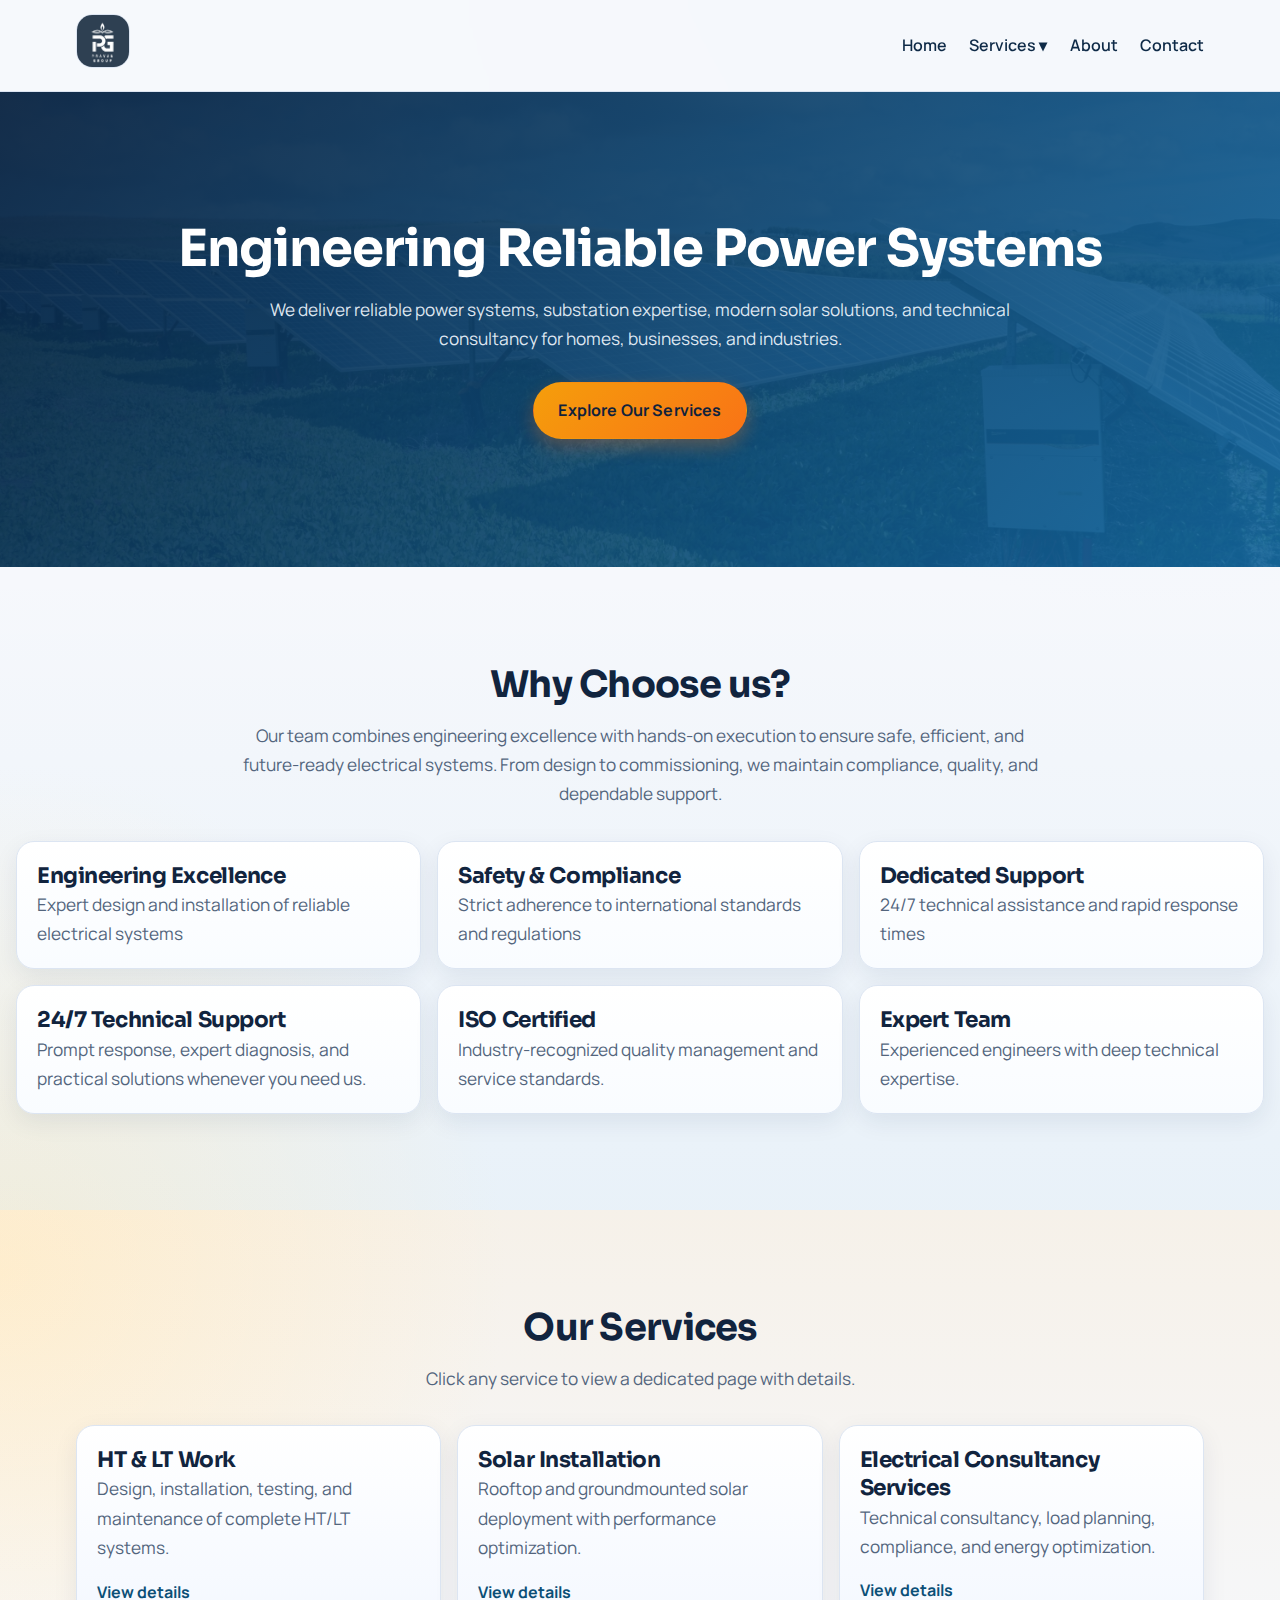
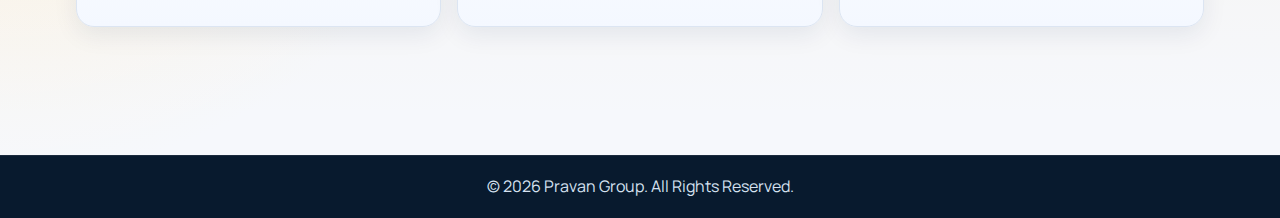
<file: index.html>
<!DOCTYPE html>
<html lang="en">
<head>
<meta charset="UTF-8">
<meta name="viewport" content="width=device-width, initial-scale=1.0">
<title>Pravan Group | Electrical Installation & Consultancy</title>
<link rel="stylesheet" href="style.css">
</head>
	
	
<body>

<header>
<nav class="navigation">
  <div class="logo">
    <img src="../Logo.png" alt="Pravan Group" width="50" style="border-radius: 30%;">
  </div>

  <ul class="menu">
    <li><a href="index.html">Home</a></li>

    <li class="dropdown">
      <a href="#">Services ▾</a>
      <ul class="dropdown-menu">
        <li><a href="services/ht-lt.html">HT & LT Installation</a></li>
        <li><a href="services/solar.html">Solar Installation</a></li>
        <li><a href="services/consultancy.html">Electrical Consultancy</a></li>
      </ul>
    </li>

    <li><a href="about.html">About</a></li>
    <li><a href="contact.html">Contact</a></li>
  </ul>
</nav>
</header>

<section class="hero-home">
  <div class="container">
    <h1>Engineering Reliable Power Systems</h1>
    <p>We deliver reliable power systems, substation expertise, modern solar solutions,
        and technical consultancy for homes, businesses, and industries.</p>
    <a href="services/ht-lt.html" class="btn">Explore Our Services</a>
  </div>
</section>

<main>
  <section id="about" class="section section-about">
    <h2>Why Choose us?</h2>
    <p class="about-intro">
      Our team combines engineering excellence with hands-on execution to ensure safe, efficient, and future-ready electrical systems. From design to commissioning, we maintain compliance, quality, and dependable support.
    </p>
    <div class="cards three-col">
      <div class="card feature-text">
        <h3>Engineering Excellence</h3>
        <p>Expert design and installation of reliable electrical systems</p>
      </div>
      <div class="card feature-text">
        <h3>Safety & Compliance</h3>
        <p>Strict adherence to international standards and regulations</p>
      </div>
      <div class="card feature-text">
          <h3>Dedicated Support</h3>
          <p>24/7 technical assistance and rapid response times</p>
      </div>
      <div class="card feature-text">
        <h3>24/7 Technical Support</h3>
        <p>Prompt response, expert diagnosis, and practical solutions whenever you need us.</p>
      </div>
      <div class="card feature-text">
        <h3>ISO Certified</h3>
        <p>Industry-recognized quality management and service standards.</p>
      </div>
      <div class="card feature-text">
        <h3>Expert Team</h3>
        <p>Experienced engineers with deep technical expertise.</p>
      </div>
    </div>
  </section>

  <section id="services" class="section services-wrap">
    <div class="container">
      <h2 class="center">Our Services</h2>
      <p class="section-subtitle center">Click any service to view a dedicated page with details.</p>

      <div class="cards">
        <a class="card services" href="../services/ht-lt.html" id="link">
          <h3>HT & LT Work</h3>
          <p>Design, installation, testing, and maintenance of complete HT/LT systems.</p>
        </a>
        <!--<a class="card services" href="../services/substation.html" id="link">
          <h3>Substation Work</h3>
          <p>Substation erection, transformer integration, protection, and commissioning.</p>
        </a>-->
        <a class="card services" href="../services/solar.html"  id="link">
          <h3>Solar Installation</h3>
          <p>Rooftop and groundmounted solar deployment with performance optimization.</p>
        </a>
        <a class="card services " href="../services/consultancy.html" id="link">
          <h3>Electrical Consultancy Services</h3>
          <p>Technical consultancy, load planning, compliance, and energy optimization.</p>
        </a>
        <!--<a class="card services" href="../services/supply.html" id="link">
          <h3>Electrical & Electronic Goods Supply</h3>
          <p>Reliable procurement of quality electrical and electronic products.</p>
        </a>-->
      </div>
    </div>
  </section>
</main> 

<footer>
  © 2026 Pravan Group. All Rights Reserved.
</footer>

</body>
</html>
</file>
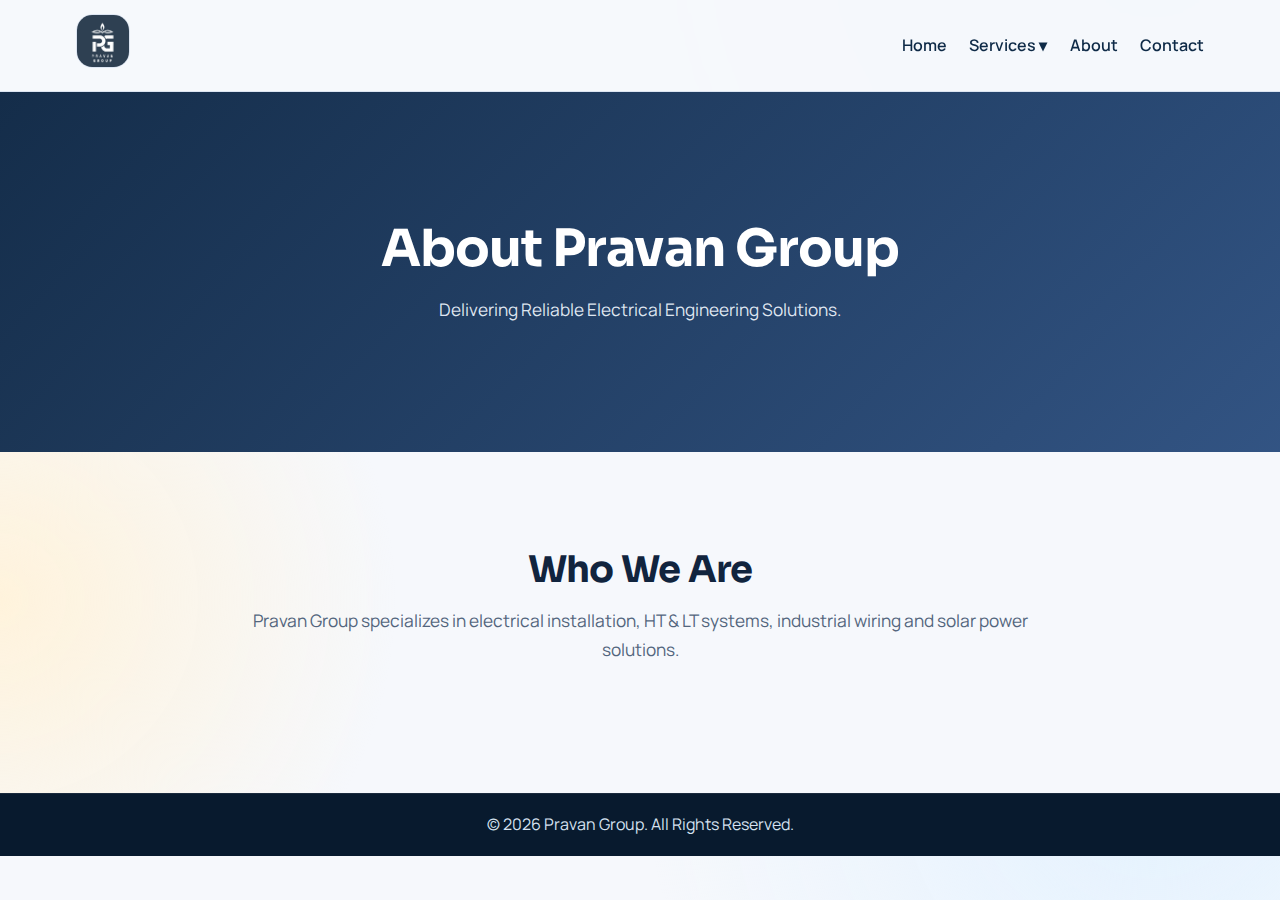
<file: about.html>
<!DOCTYPE html>
<html lang="en">
<head>
<meta charset="UTF-8">
<meta name="viewport" content="width=device-width, initial-scale=1.0">
<title>About Us | Pravan Group</title>
<link rel="stylesheet" href="style.css">
</head>

<body>

<header>
  <nav class="navigation">
    <div class="logo">
      <img src="../Logo.png" alt="Pravan Group" width="50" style="border-radius: 30%;">
    </div>

        <ul class="menu">
            <li><a href="index.html">Home</a></li>

            <li class="dropdown">
            <a href="#">Services ▾</a>
            <ul class="dropdown-menu">
                <li><a href="services/ht-lt.html">HT & LT Installation</a></li>
                <li><a href="services/solar.html">Solar Installation</a></li>
                <li><a href="services/consultancy.html">Electrical Consultancy</a></li>
            </ul>
            </li>

            <li><a href="about.html">About</a></li>
            <li><a href="contact.html">Contact</a></li>
        </ul>
    </nav>
</header>

<section class="page-hero">
  <div class="container">
    <h1>About Pravan Group</h1>
    <p>Delivering Reliable Electrical Engineering Solutions.</p>
  </div>
</section>

<section class="section">
  <div class="container">
    <h2>Who We Are</h2>
    <p class="section-intro">
      Pravan Group specializes in electrical installation,
      HT & LT systems, industrial wiring and solar power solutions.
    </p>
  </div>
</section>

<footer>
  © 2026 Pravan Group. All Rights Reserved.
</footer>

</body>
</html>
</file>
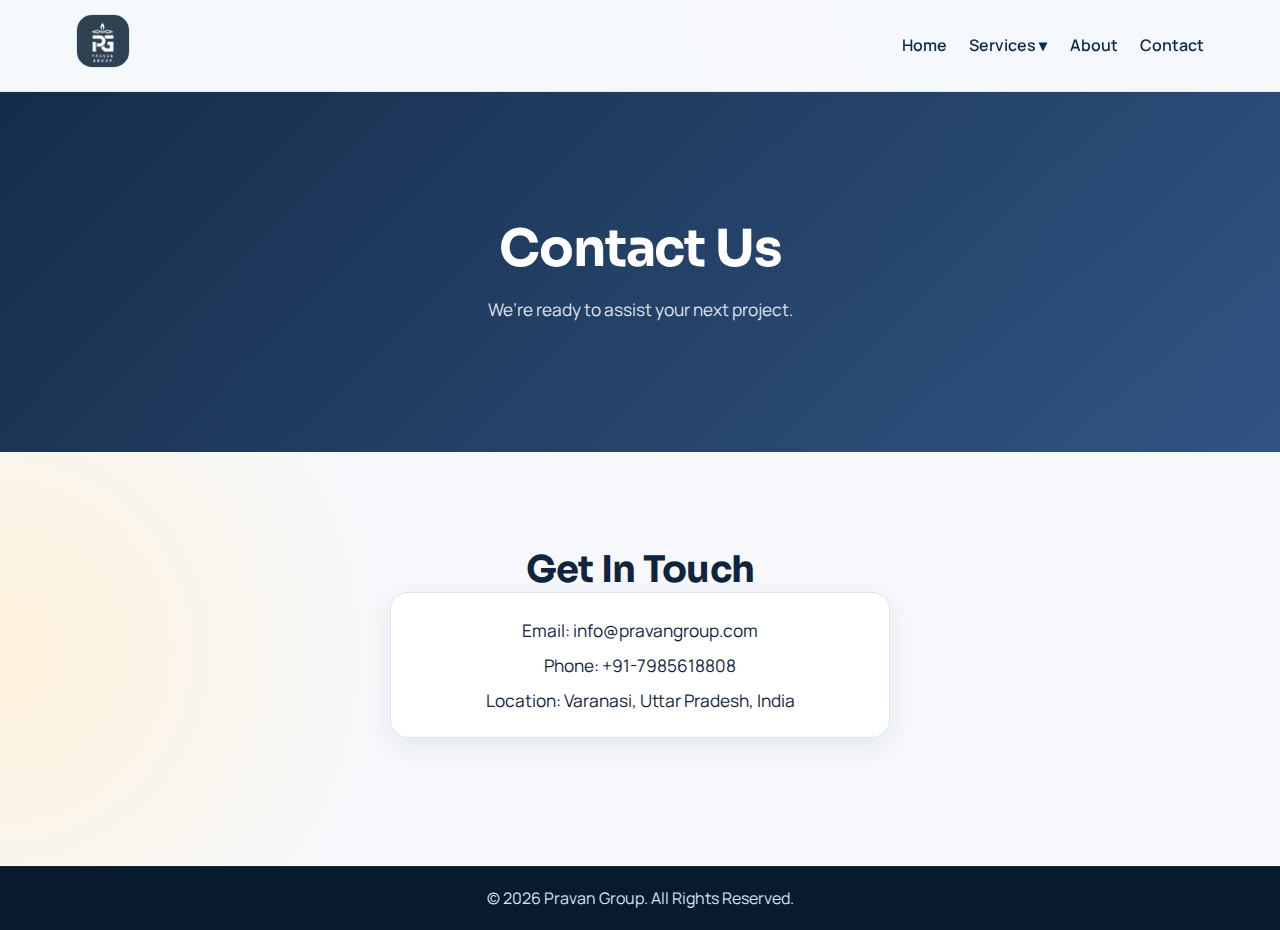
<file: contact.html>
<!DOCTYPE html>
<html lang="en">
<head>
<meta charset="UTF-8">
<meta name="viewport" content="width=device-width, initial-scale=1.0">
<title>Contact | Pravan Group</title>
<link rel="stylesheet" href="style.css">
</head>

<body>

<header>
  <nav class="navigation">
    <div class="logo">
      <img src="../Logo.png" alt="Pravan Group" width="50" style="border-radius: 30%;">
    </div>

        <ul class="menu">
            <li><a href="index.html">Home</a></li>

            <li class="dropdown">
            <a href="#">Services ▾</a>
            <ul class="dropdown-menu">
                <li><a href="services/ht-lt.html">HT & LT Installation</a></li>
                <li><a href="services/solar.html">Solar Installation</a></li>
                <li><a href="services/consultancy.html">Electrical Consultancy</a></li>
            </ul>
            </li>

            <li><a href="about.html">About</a></li>
            <li><a href="contact.html">Contact</a></li>
        </ul>
    </nav>
</header>

<section class="page-hero">
  <div class="container">
    <h1>Contact Us</h1>
    <p>We’re ready to assist your next project.</p>
  </div>
</section>

<section class="section">
  <div class="container">
    <h2>Get In Touch</h2>

    <div class="contact-box">
      <p>Email: info@pravangroup.com</p>
      <p>Phone: +91-7985618808</p>
      <p>Location: Varanasi, Uttar Pradesh, India</p>
    </div>
  </div>
</section>

<footer>
  © 2026 Pravan Group. All Rights Reserved.
</footer>

</body>
</html>
</file>
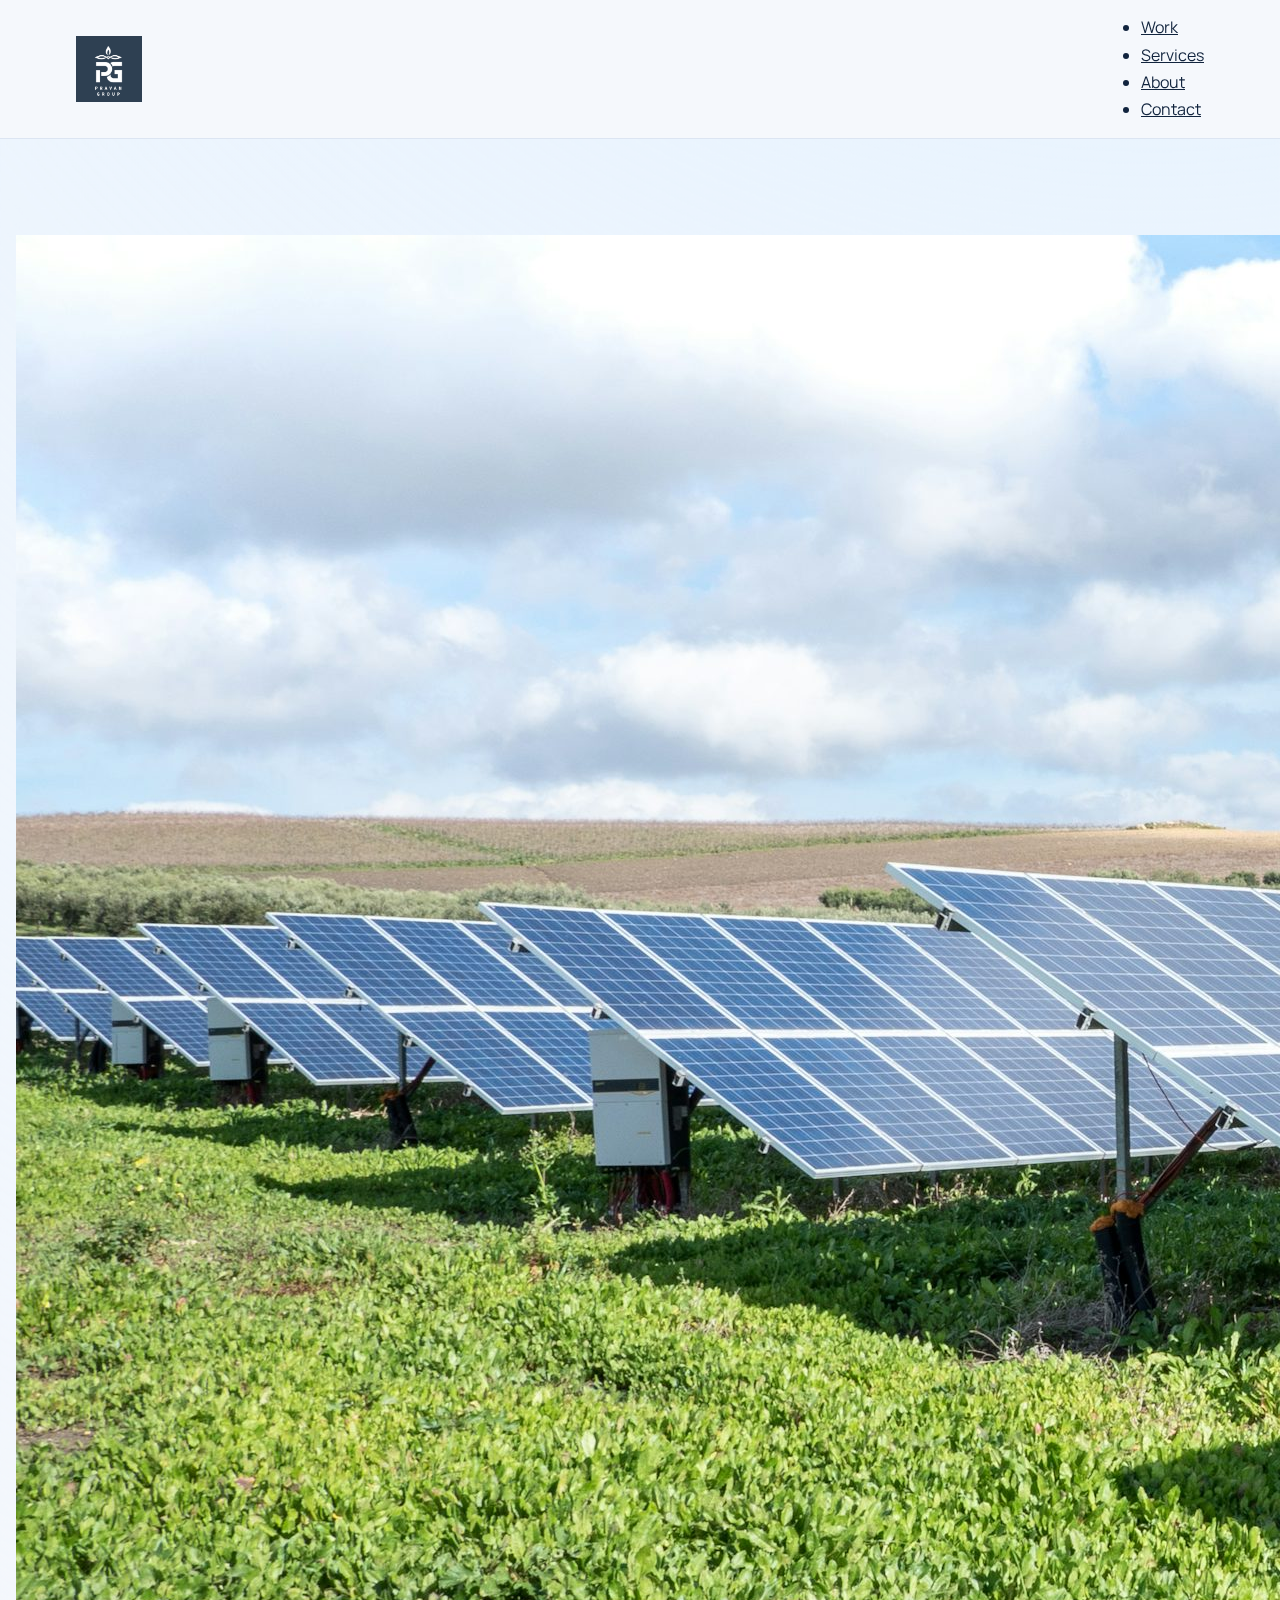
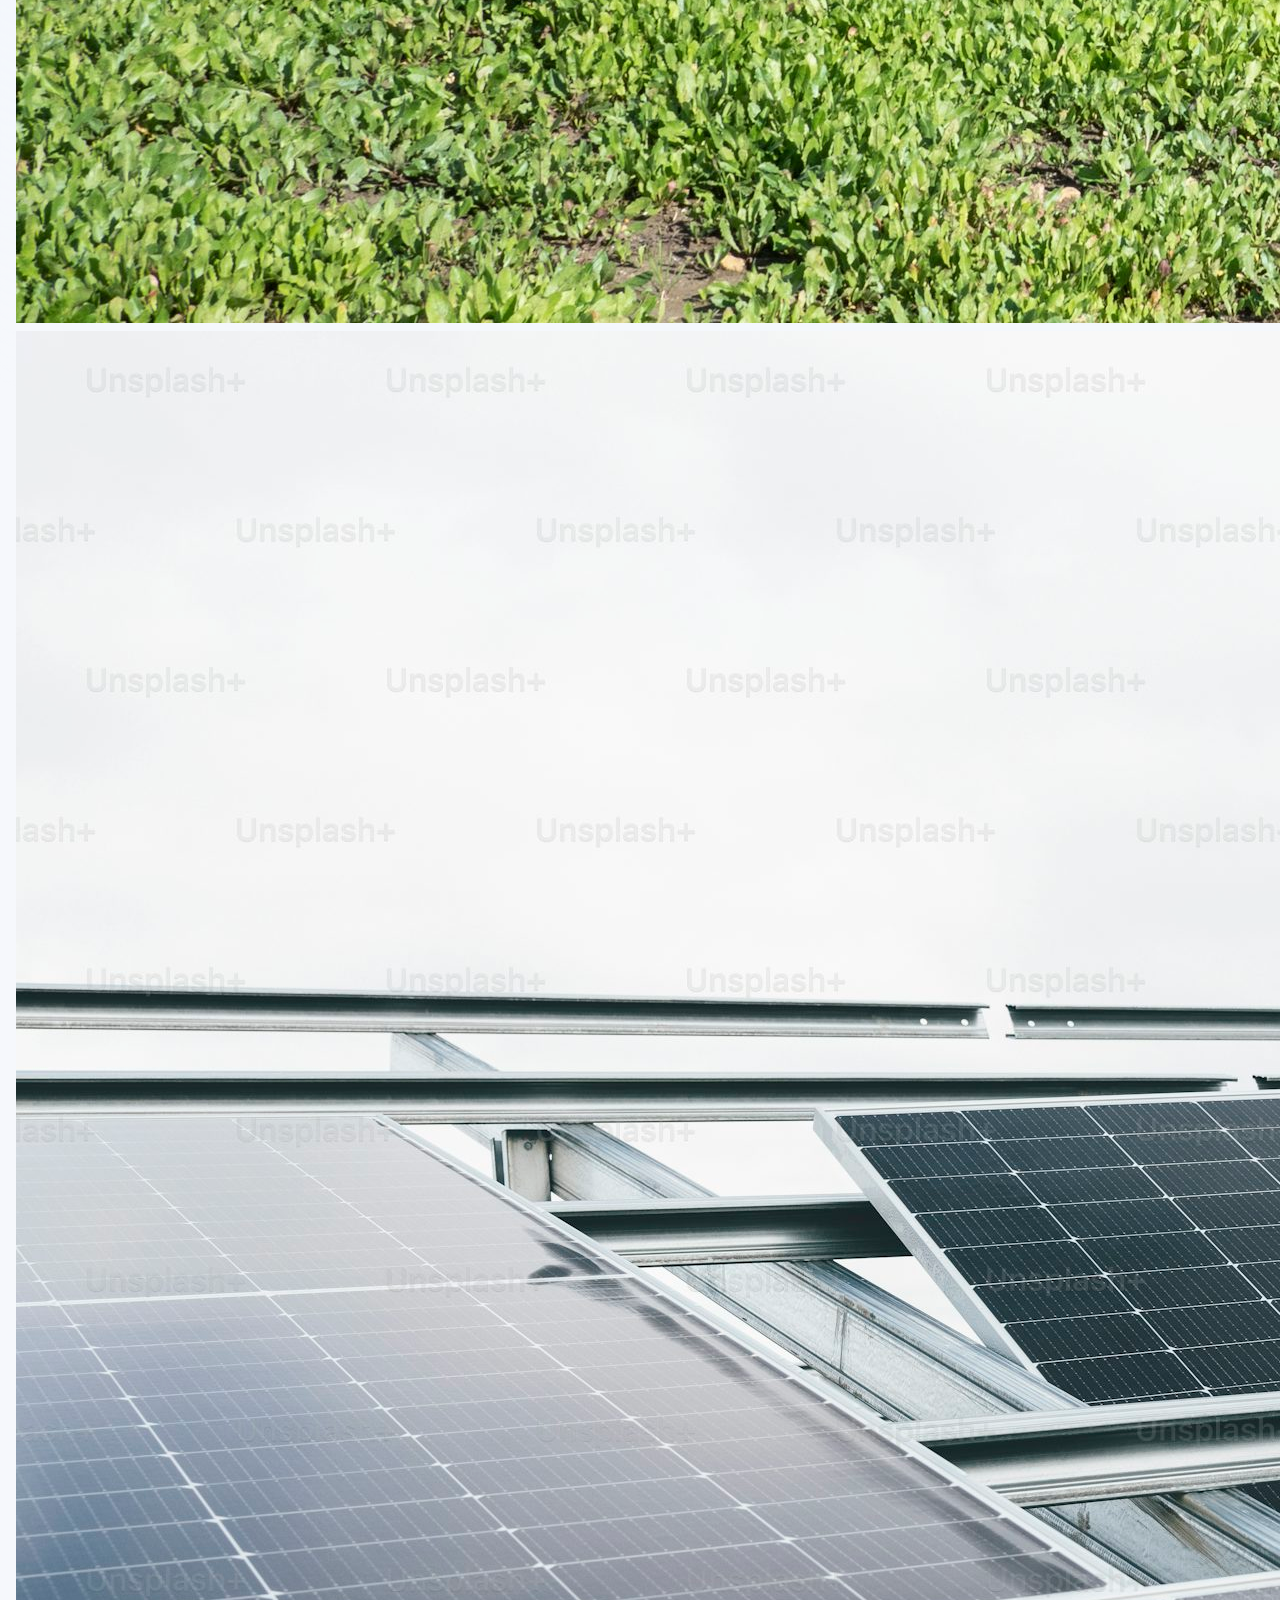
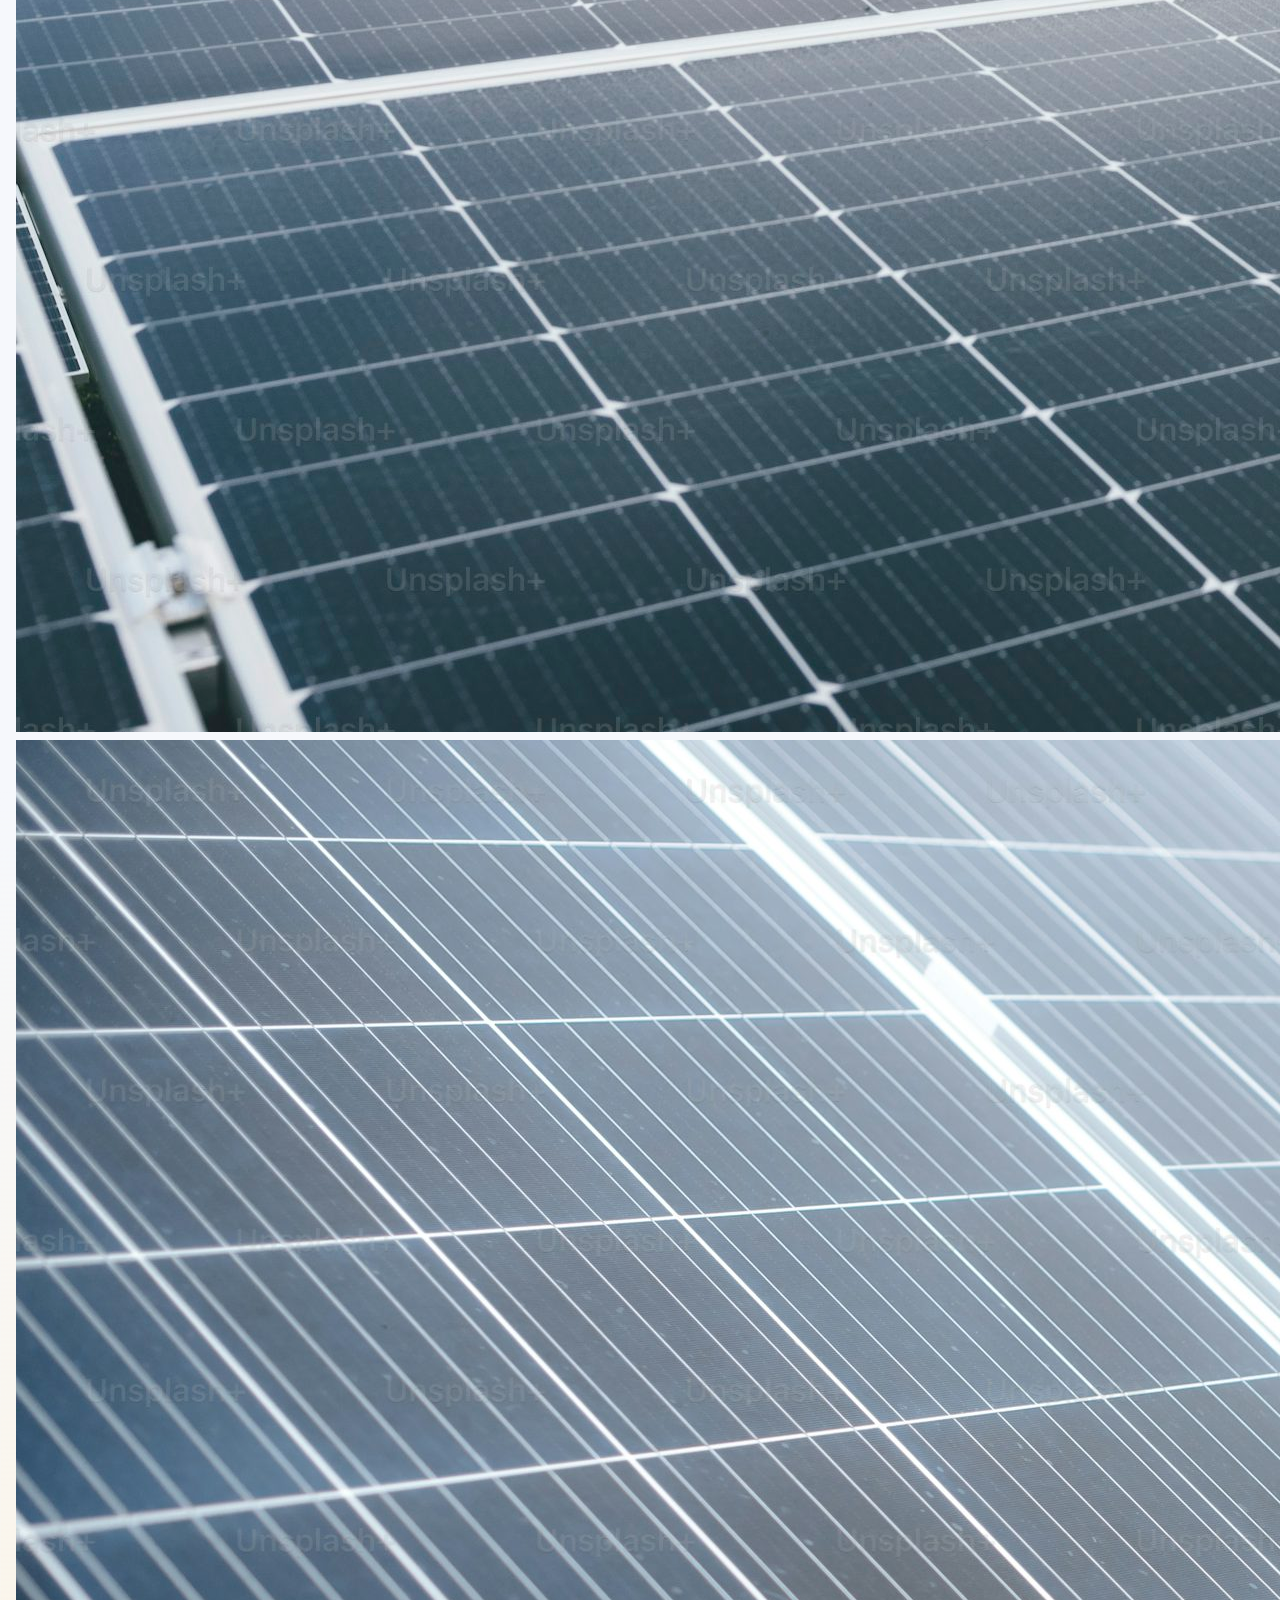
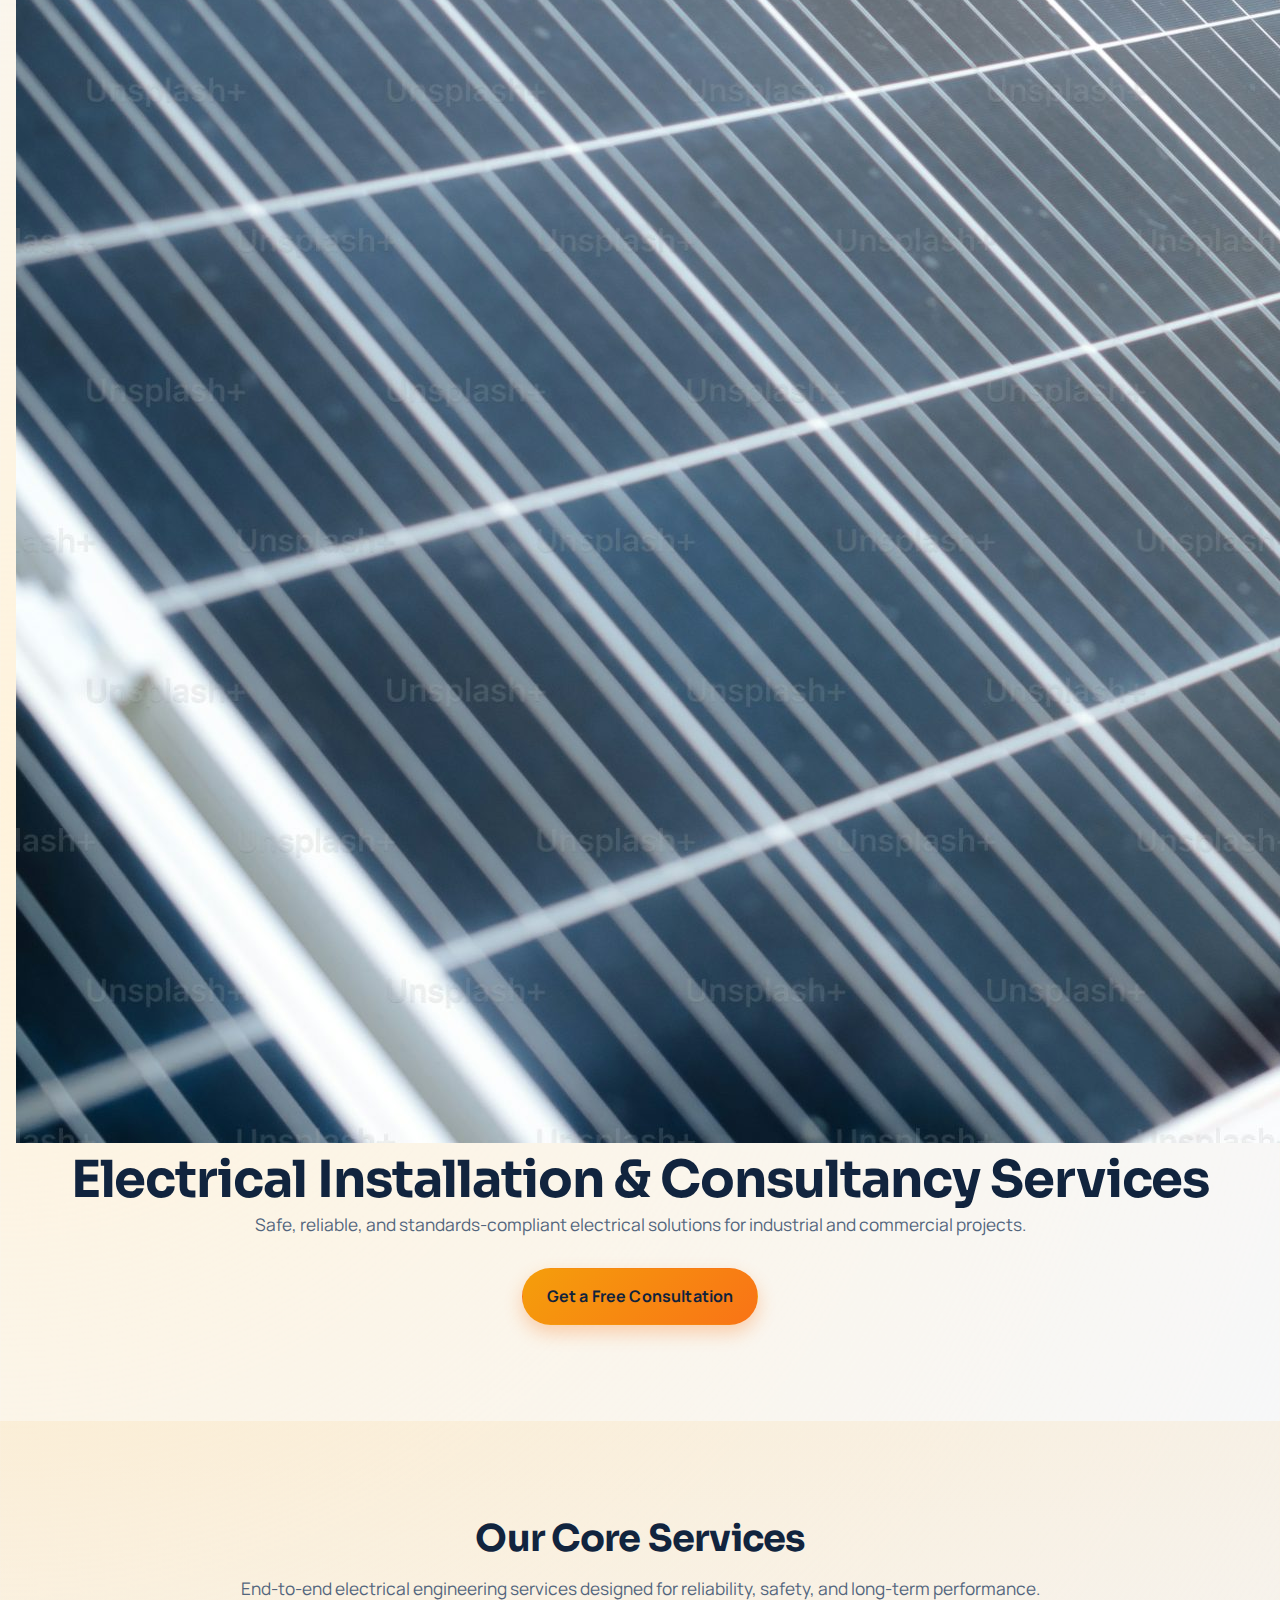
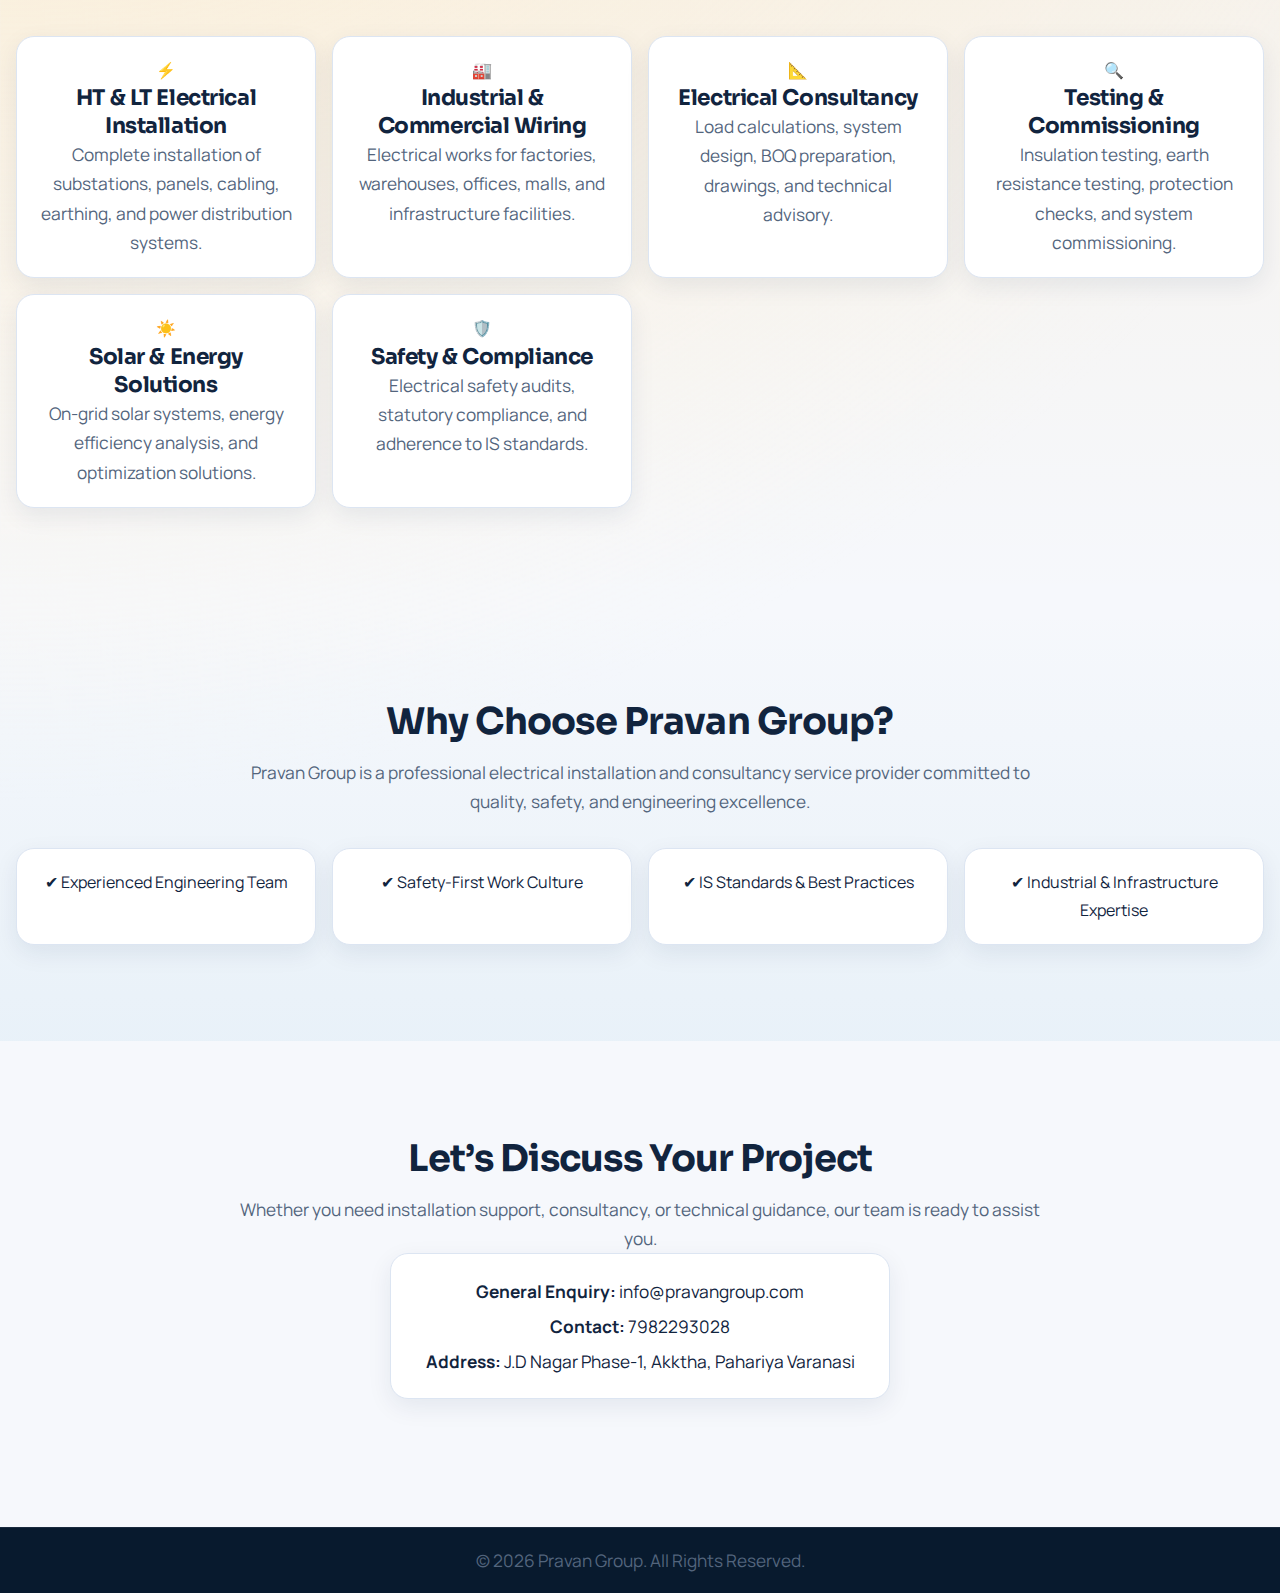
<file: pravan-ee-site.html>
<!DOCTYPE html>
<html lang="en">
<head>
    <meta charset="UTF-8">
    <title>Pravan Group | Electrical Installation & Consultancy</title>
    <meta name="viewport" content="width=device-width, initial-scale=1.0">
    <link rel="stylesheet" href="style.css">
</head>
<body>

<!-- ================= HEADER ================= -->
<header>
    <nav>
      <img src="Logo.png" alt="" width="66" height="66" class="logo"/>
        <ul>
          <li><a href="#work">Work</a></li>
            <li><a href="#services">Services</a></li>
            <li><a href="#about">About</a></li>
            <li><a href="#contact">Contact</a></li>
        </ul>
    </nav>
</header>

<!-- ================= HERO / WORK ================= -->



<section id="work" class="section hero">

    <!-- SLIDER BACKGROUND -->
    <div class="hero-slider">
        <img src="slide1.jpg" class="active" alt="Electrical Installation">
        <img src="slide2.jpg" alt="Industrial Electrical Work">
        <img src="slide3.jpg" alt="Electrical Consultancy">
    </div>

    <!-- HERO LAYOUT -->
    <div class="hero-layout">

        <!-- LEFT 50% TEXT -->
        <div class="hero-text">
            <h1>Electrical Installation & Consultancy Services</h1>
            <p>
                Safe, reliable, and standards-compliant electrical solutions
                for industrial and commercial projects.
            </p>
            <a href="#contact" class="btn">Get a Free Consultation</a>
        </div>

        <!-- RIGHT 50% (EMPTY / OPTIONAL) -->
        <div class="hero-right"></div>

    </div>

    <!-- SHAPES -->

    <div class="shape shape2"></div>

</section>

<!-- ================= SERVICES ================= -->
<section id="services" class="section services">
    <h2>Our Core Services</h2>
    <p class="section-intro">
        End-to-end electrical engineering services designed for reliability,
        safety, and long-term performance.
    </p>

    <div class="cards">
        <div class="card">
            ⚡
            <h3>HT & LT Electrical Installation</h3>
            <p>
                Complete installation of substations, panels, cabling,
                earthing, and power distribution systems.
            </p>
        </div>

        <div class="card">
            🏭
            <h3>Industrial & Commercial Wiring</h3>
            <p>
                Electrical works for factories, warehouses, offices,
                malls, and infrastructure facilities.
            </p>
        </div>

        <div class="card">
            📐
            <h3>Electrical Consultancy</h3>
            <p>
                Load calculations, system design, BOQ preparation,
                drawings, and technical advisory.
            </p>
        </div>

        <div class="card">
            🔍
            <h3>Testing & Commissioning</h3>
            <p>
                Insulation testing, earth resistance testing,
                protection checks, and system commissioning.
            </p>
        </div>

        <div class="card">
            ☀️
            <h3>Solar & Energy Solutions</h3>
            <p>
                On-grid solar systems, energy efficiency analysis,
                and optimization solutions.
            </p>
        </div>

        <div class="card">
            🛡️
            <h3>Safety & Compliance</h3>
            <p>
                Electrical safety audits, statutory compliance,
                and adherence to IS standards.
            </p>
        </div>
    </div>
</section>

<!-- ================= ABOUT ================= -->
<section id="about" class="section about">
    <h2>Why Choose Pravan Group?</h2>

    <p class="section-intro">
        Pravan Group is a professional electrical installation and
        consultancy service provider committed to quality, safety,
        and engineering excellence.
    </p>

    <div class="cards">
        <div class="card">✔ Experienced Engineering Team</div>
        <div class="card">✔ Safety-First Work Culture</div>
        <div class="card">✔ IS Standards & Best Practices</div>
        <div class="card">✔ Industrial & Infrastructure Expertise</div>
    </div>
</section>

<!-- ================= CONTACT ================= -->
<section id="contact" class="section contact">
    <h2>Let’s Discuss Your Project</h2>

    <p class="section-intro">
        Whether you need installation support, consultancy,
        or technical guidance, our team is ready to assist you.
    </p>

    <div class="contact-box">
        <p><strong>General Enquiry:</strong> info@pravangroup.com</p>
        <p><strong>Contact:</strong> 7982293028</p>
        <p><strong>Address:</strong> J.D Nagar Phase-1, Akktha, Pahariya Varanasi</p>
    </div>
</section>

<!-- ================= FOOTER ================= -->
<footer>
    <p>© 2026 Pravan Group. All Rights Reserved.</p>
</footer>
<script>
const slides = document.querySelectorAll(".hero-slider img");
let currentSlide = 0;

setInterval(() => {
    slides[currentSlide].classList.remove("active");
    currentSlide = (currentSlide + 1) % slides.length;
    slides[currentSlide].classList.add("active");
}, 4000);
</script>
</body>
</html>
</file>
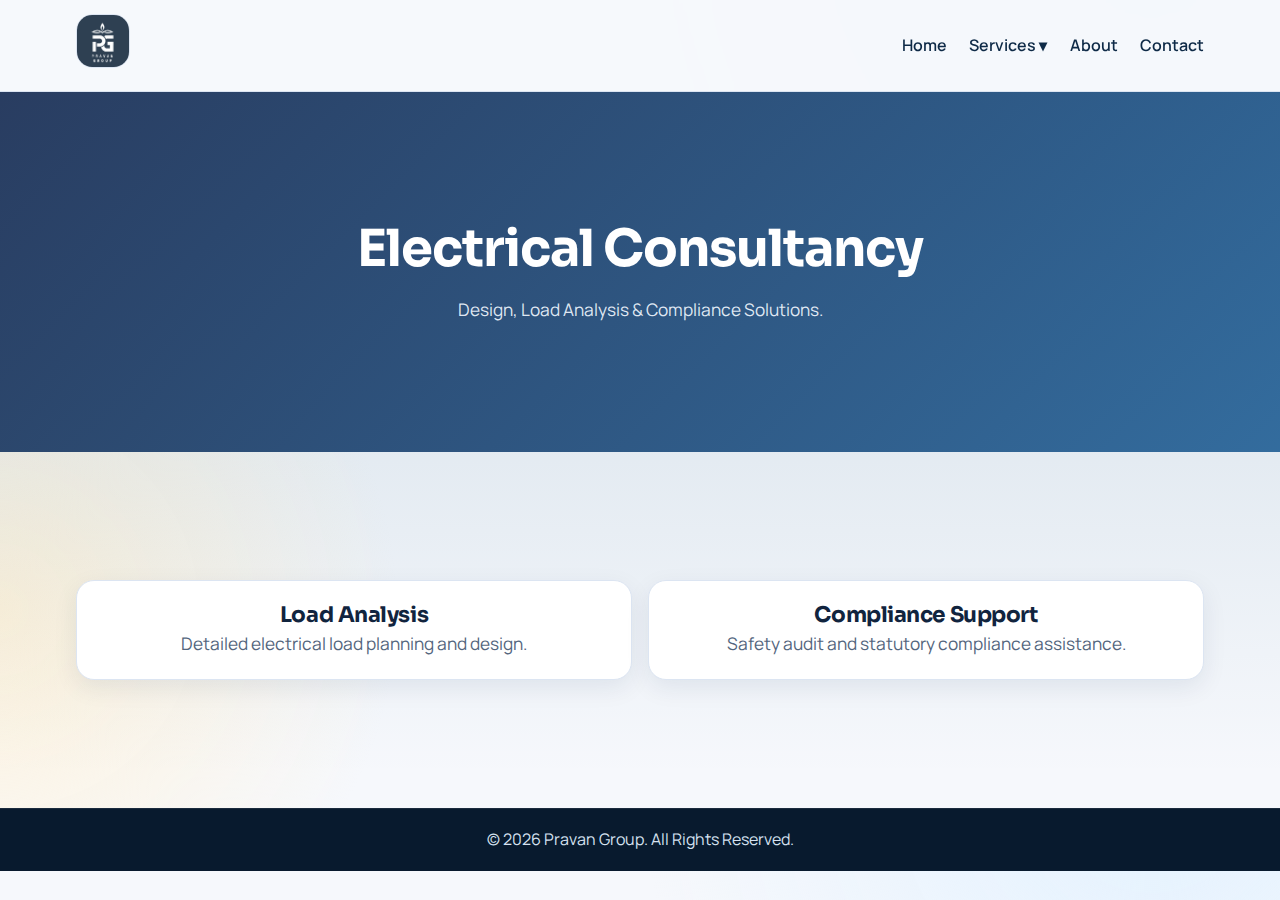
<file: services/consultancy.html>
<!DOCTYPE html>
<html lang="en">
<head>
<meta charset="UTF-8">
<meta name="viewport" content="width=device-width, initial-scale=1.0">
<title>Electrical Consultancy | Pravan Group</title>
<link rel="stylesheet" href="../style.css">
</head>

<body>

<header>
  <nav>
    <div class="logo">
      <img src="../Logo.png" alt="Pravan Group" width="50" style="border-radius: 30%;">
    </div>

        <ul class="menu">
            <li><a href="../index.html">Home</a></li>

            <li class="dropdown">
            <a href="#">Services ▾</a>
            <ul class="dropdown-menu">
                <li><a href="../services/ht-lt.html">HT & LT Installation</a></li>
                <li><a href="../services/solar.html">Solar Installation</a></li>
                <li><a href="../services/consultancy.html">Electrical Consultancy</a></li>
            </ul>
            </li>

            <li><a href="../about.html">About</a></li>
            <li><a href="../contact.html">Contact</a></li>
        </ul>
    </nav>
</header>

<section class="page-hero consultancy">
  <div class="container">
    <h1>Electrical Consultancy</h1>
    <p>Design, Load Analysis & Compliance Solutions.</p>
  </div>
</section>

<section class="section consultancy">
  <div class="container cards">
    <div class="card">
      <h3>Load Analysis</h3>
      <p>Detailed electrical load planning and design.</p>
    </div>
    <div class="card">
      <h3>Compliance Support</h3>
      <p>Safety audit and statutory compliance assistance.</p>
    </div>
  </div>
</section>

<footer>
  © 2026 Pravan Group. All Rights Reserved.
</footer>

</body>
</html>
</file>
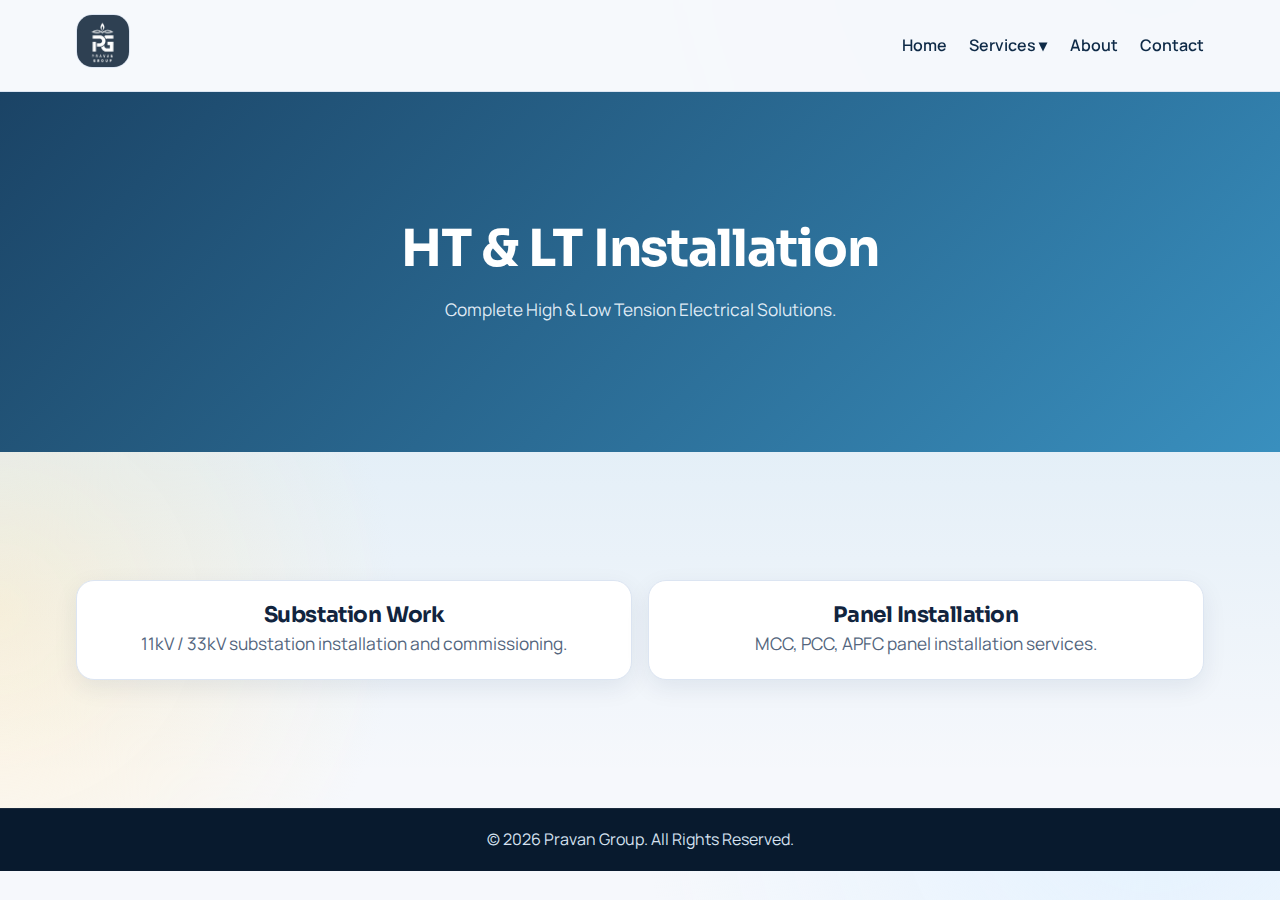
<file: services/ht-lt.html>
<!DOCTYPE html>
<html lang="en">
<head>
<meta charset="UTF-8">
<meta name="viewport" content="width=device-width, initial-scale=1.0">
<title>HT & LT Installation | Pravan Group</title>
<link rel="stylesheet" href="../style.css">
</head>

<body>

<header>
  <nav class="navigation">
    <div class="logo">
      <img src="../Logo.png" alt="Pravan Group" width="50" style="border-radius: 30%;">
    </div>

        <ul class="menu">
            <li><a href="../index.html">Home</a></li>

            <li class="dropdown">
            <a href="#">Services ▾</a>
            <ul class="dropdown-menu">
                <li><a href="../services/ht-lt.html">HT & LT Installation</a></li>
                <li><a href="../services/solar.html">Solar Installation</a></li>
                <li><a href="../services/consultancy.html">Electrical Consultancy</a></li>
            </ul>
            </li>

            <li><a href="../about.html">About</a></li>
            <li><a href="../contact.html">Contact</a></li>
        </ul>
    </nav>
</header>

<section class="page-hero htlt">  
  <div class="container">
    <h1>HT & LT Installation</h1>
    <p>Complete High & Low Tension Electrical Solutions.</p>
  </div>
</section>

<section class="section htlt">
  <div class="container cards">
    <div class="card">
      <h3>Substation Work</h3>
      <p>11kV / 33kV substation installation and commissioning.</p>
    </div>
    <div class="card">
      <h3>Panel Installation</h3>
      <p>MCC, PCC, APFC panel installation services.</p>
    </div>
  </div>
</section>

<footer>
  © 2026 Pravan Group. All Rights Reserved.
</footer>

</body>
</html>
</file>
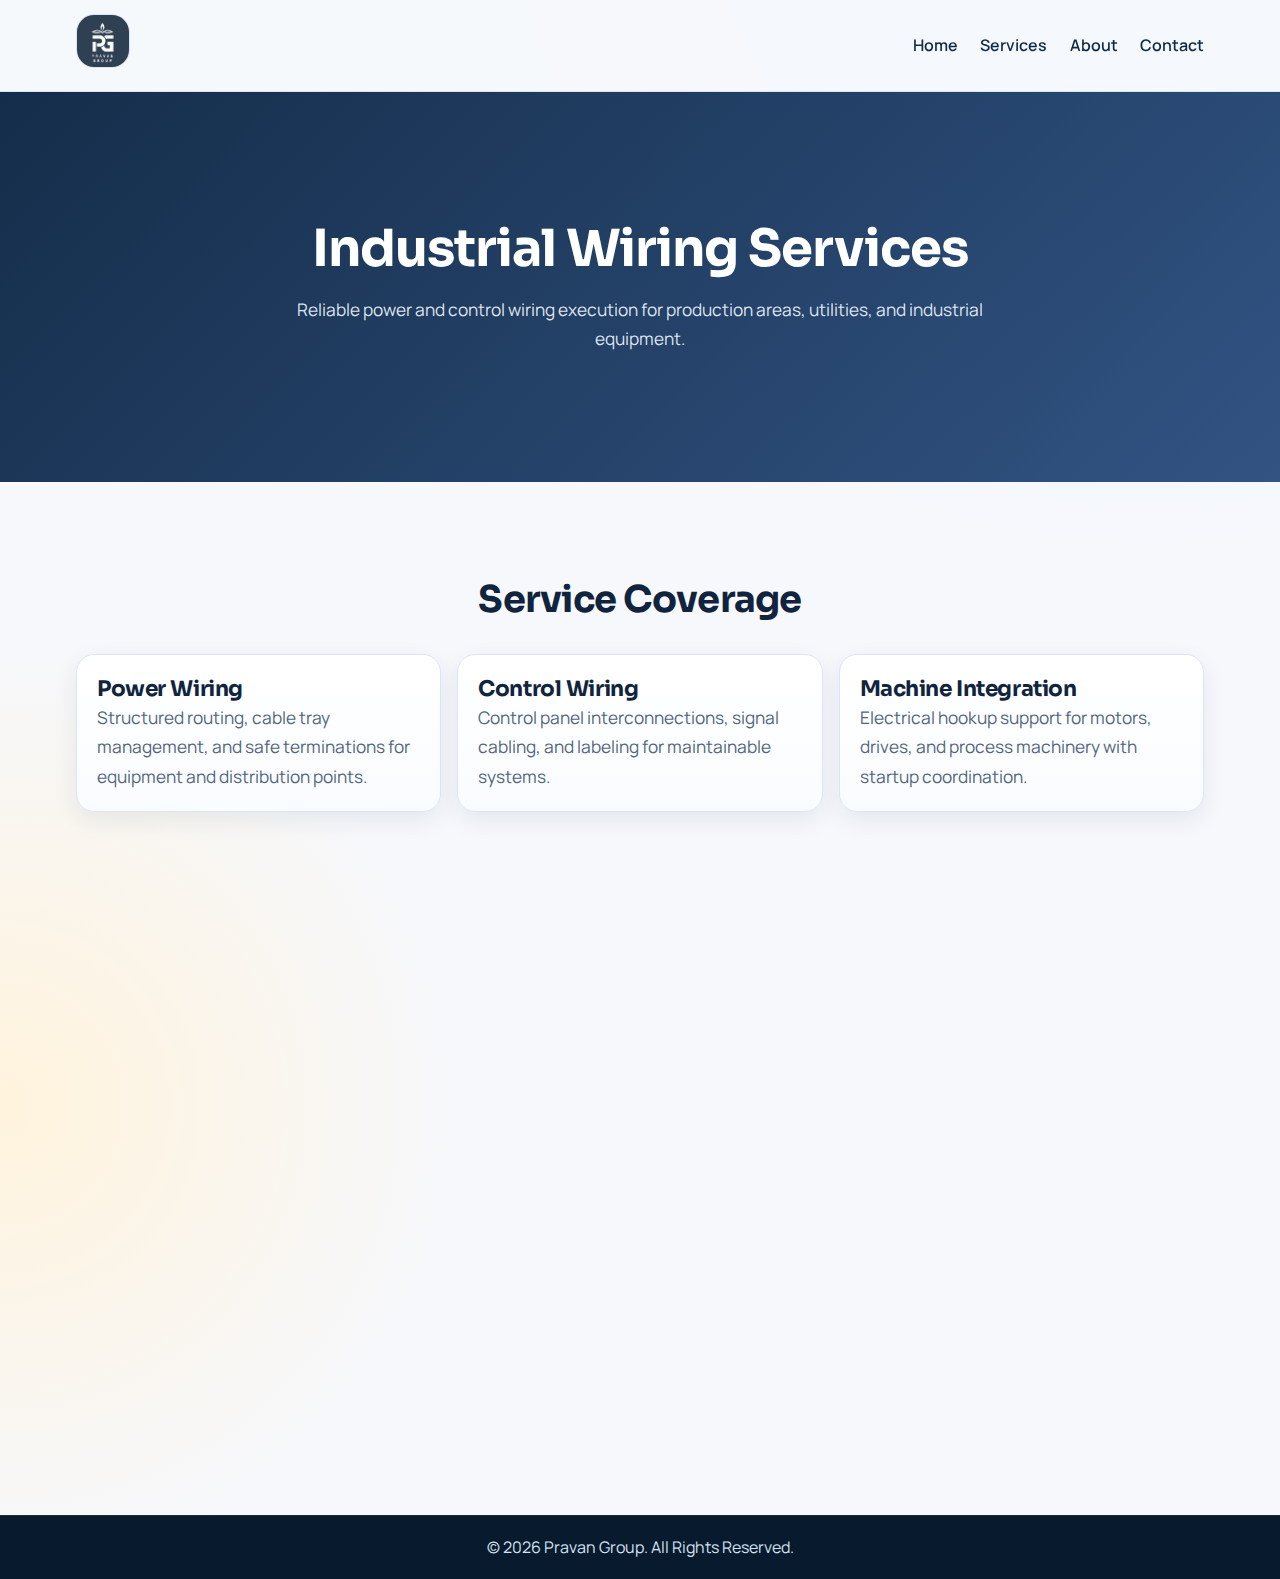
<file: services/industrial-wiring.html>
﻿<!DOCTYPE html>
<html lang="en">
<head>
  <meta charset="UTF-8">
  <meta name="viewport" content="width=device-width, initial-scale=1.0">
  <title>Industrial Wiring | Pravan Group</title>
  <meta name="description" content="Industrial electrical wiring for power and control systems, machine integration, and safe routing.">
  <link rel="stylesheet" href="../style.css">
</head>
<body>
  <header>
    <nav class="navigation">
      <div class="logo"><img src="../Logo.png" alt="Pravan Group logo"></div>
      <ul class="menu">
        <li><a href="../index.html">Home</a></li>
        <li class="dropdown">
          <a href="#">Services</a>
          <ul class="dropdown-menu">
            <li><a href="../services/ht-lt.html">HT and LT Installation</a></li>
            <li><a href="../services/industrial-wiring.html">Industrial Wiring</a></li>
            <li><a href="../services/testing.html">Testing and Commissioning</a></li>
            <li><a href="../services/safety.html">Safety and Audit</a></li>
            <li><a href="../services/solar.html">Solar Installation</a></li>
            <li><a href="../services/consultancy.html">Electrical Consultancy</a></li>
          </ul>
        </li>
        <li><a href="../about.html">About</a></li>
        <li><a href="../contact.html">Contact</a></li>
      </ul>
    </nav>
  </header>

  <section class="page-hero">
    <div class="container reveal">
      <h1>Industrial Wiring Services</h1>
      <p>Reliable power and control wiring execution for production areas, utilities, and industrial equipment.</p>
    </div>
  </section>

  <section class="section">
    <div class="container">
      <div class="section-head reveal">
        <h2>Service Coverage</h2>
      </div>
      <div class="cards three-col stagger-grid">
        <article class="card feature-text reveal" style="--i:1"><h3>Power Wiring</h3><p>Structured routing, cable tray management, and safe terminations for equipment and distribution points.</p></article>
        <article class="card feature-text reveal" style="--i:2"><h3>Control Wiring</h3><p>Control panel interconnections, signal cabling, and labeling for maintainable systems.</p></article>
        <article class="card feature-text reveal" style="--i:3"><h3>Machine Integration</h3><p>Electrical hookup support for motors, drives, and process machinery with startup coordination.</p></article>
      </div>

      <div class="split-grid">
        <div class="card feature-text reveal">
          <h3>Execution Highlights</h3>
          <ul class="timeline">
            <li><strong>Cable management:</strong> planned pathways with protection and identification</li>
            <li><strong>Termination quality:</strong> proper gland/lug work and torque discipline</li>
            <li><strong>Documentation:</strong> route tags and termination references</li>
            <li><strong>Pre-start checks:</strong> insulation and continuity checks before energization</li>
          </ul>
        </div>
        <aside class="info-panel reveal">
          <h3>Suitable For</h3>
          <ul>
            <li>Manufacturing and assembly units</li>
            <li>Food and packaging facilities</li>
            <li>Utility and process plants</li>
            <li>Brownfield expansion projects</li>
          </ul>
        </aside>
      </div>

      <div class="cta-strip reveal">
        <h3>Need organized industrial wiring for a new line or upgrade?</h3>
        <a href="../contact.html" class="btn">Request Site Assessment</a>
      </div>
    </div>
  </section>

  <footer>&copy; 2026 Pravan Group. All Rights Reserved.</footer>
  <script src="../script.js" defer></script>
</body>
</html>
</file>
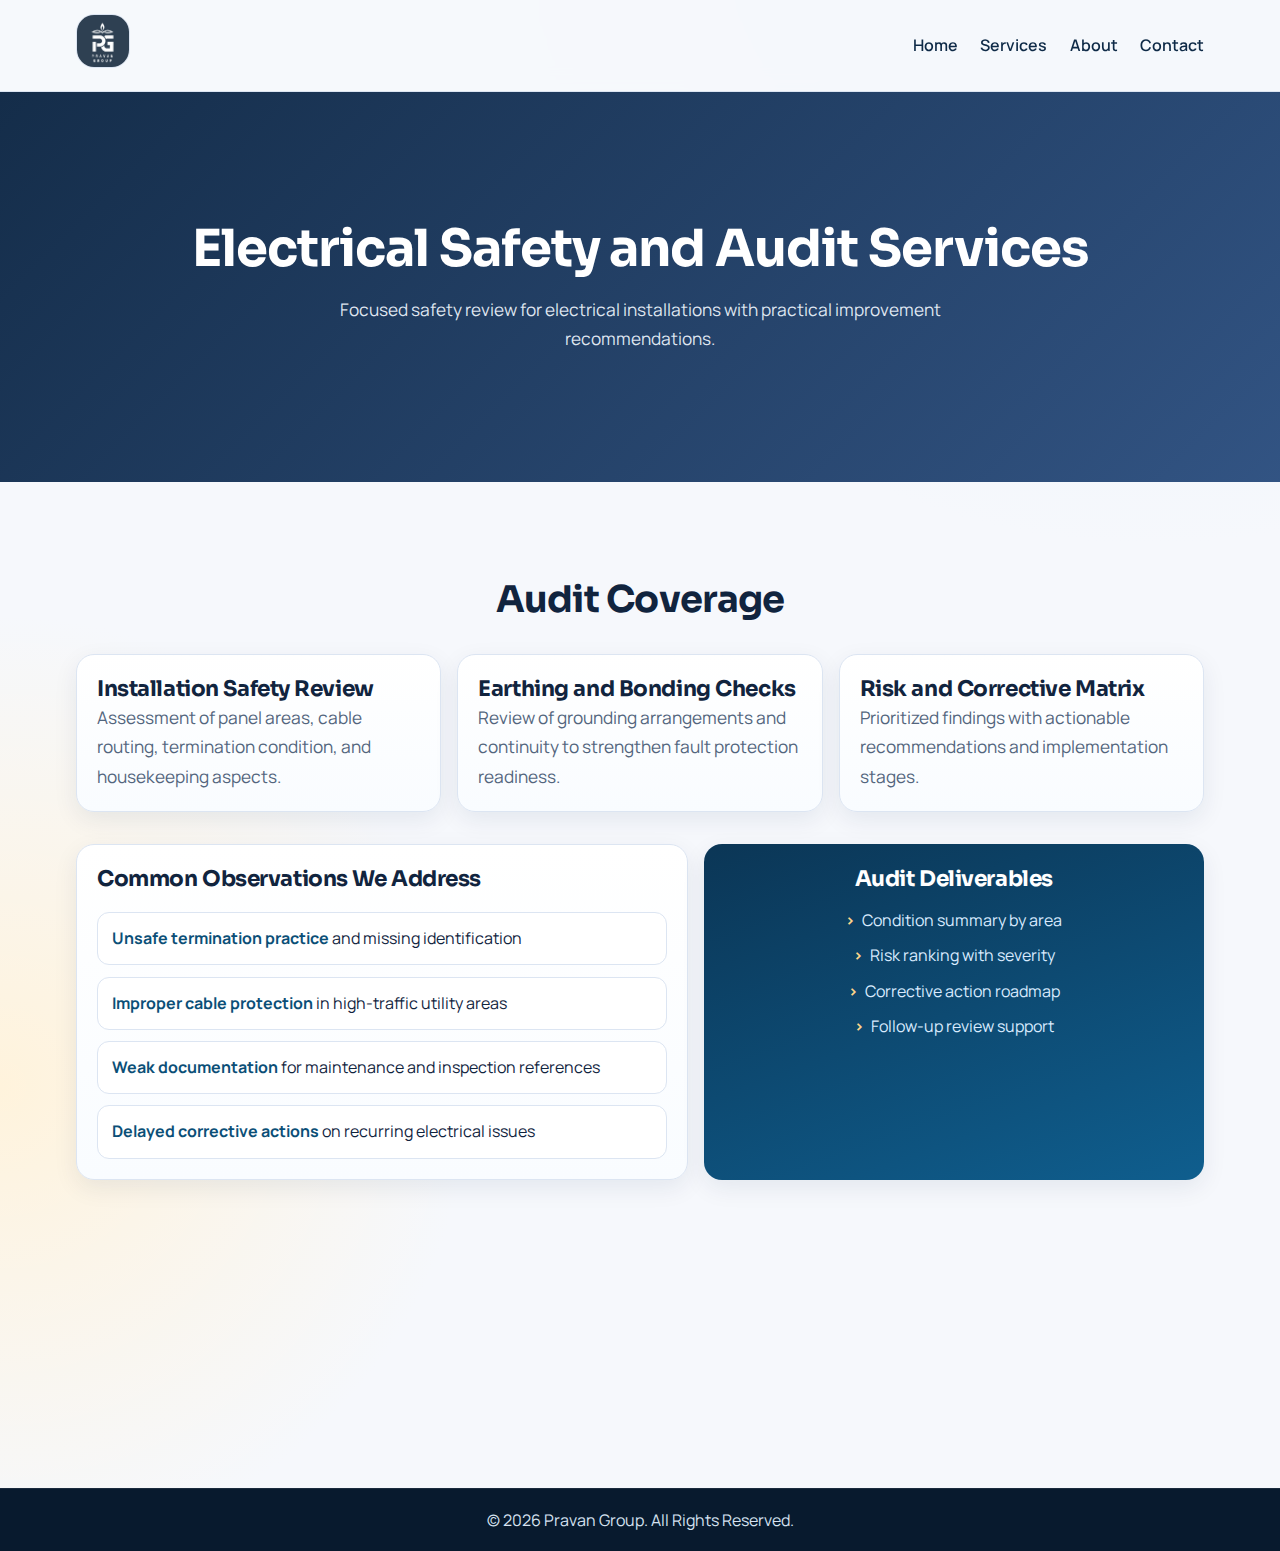
<file: services/safety.html>
﻿<!DOCTYPE html>
<html lang="en">
<head>
  <meta charset="UTF-8">
  <meta name="viewport" content="width=device-width, initial-scale=1.0">
  <title>Safety and Audit | Pravan Group</title>
  <meta name="description" content="Electrical safety audit and compliance support including earthing review, risk assessment, and corrective recommendations.">
  <link rel="stylesheet" href="../style.css">
</head>
<body>
  <header>
    <nav class="navigation">
      <div class="logo"><img src="../Logo.png" alt="Pravan Group logo"></div>
      <ul class="menu">
        <li><a href="../index.html">Home</a></li>
        <li class="dropdown">
          <a href="#">Services</a>
          <ul class="dropdown-menu">
            <li><a href="../services/ht-lt.html">HT and LT Installation</a></li>
            <li><a href="../services/industrial-wiring.html">Industrial Wiring</a></li>
            <li><a href="../services/testing.html">Testing and Commissioning</a></li>
            <li><a href="../services/safety.html">Safety and Audit</a></li>
            <li><a href="../services/solar.html">Solar Installation</a></li>
            <li><a href="../services/consultancy.html">Electrical Consultancy</a></li>
          </ul>
        </li>
        <li><a href="../about.html">About</a></li>
        <li><a href="../contact.html">Contact</a></li>
      </ul>
    </nav>
  </header>

  <section class="page-hero">
    <div class="container reveal">
      <h1>Electrical Safety and Audit Services</h1>
      <p>Focused safety review for electrical installations with practical improvement recommendations.</p>
    </div>
  </section>

  <section class="section">
    <div class="container">
      <div class="section-head reveal">
        <h2>Audit Coverage</h2>
      </div>
      <div class="cards three-col stagger-grid">
        <article class="card feature-text reveal" style="--i:1"><h3>Installation Safety Review</h3><p>Assessment of panel areas, cable routing, termination condition, and housekeeping aspects.</p></article>
        <article class="card feature-text reveal" style="--i:2"><h3>Earthing and Bonding Checks</h3><p>Review of grounding arrangements and continuity to strengthen fault protection readiness.</p></article>
        <article class="card feature-text reveal" style="--i:3"><h3>Risk and Corrective Matrix</h3><p>Prioritized findings with actionable recommendations and implementation stages.</p></article>
      </div>

      <div class="split-grid">
        <div class="card feature-text reveal">
          <h3>Common Observations We Address</h3>
          <ul class="timeline">
            <li><strong>Unsafe termination practice</strong> and missing identification</li>
            <li><strong>Improper cable protection</strong> in high-traffic utility areas</li>
            <li><strong>Weak documentation</strong> for maintenance and inspection references</li>
            <li><strong>Delayed corrective actions</strong> on recurring electrical issues</li>
          </ul>
        </div>

        <aside class="info-panel reveal">
          <h3>Audit Deliverables</h3>
          <ul>
            <li>Condition summary by area</li>
            <li>Risk ranking with severity</li>
            <li>Corrective action roadmap</li>
            <li>Follow-up review support</li>
          </ul>
        </aside>
      </div>

      <div class="cta-strip reveal">
        <h3>Need a structured electrical safety review for your site?</h3>
        <a href="../contact.html" class="btn">Request Safety Audit</a>
      </div>
    </div>
  </section>

  <footer>&copy; 2026 Pravan Group. All Rights Reserved.</footer>
  <script src="../script.js" defer></script>
</body>
</html>
</file>
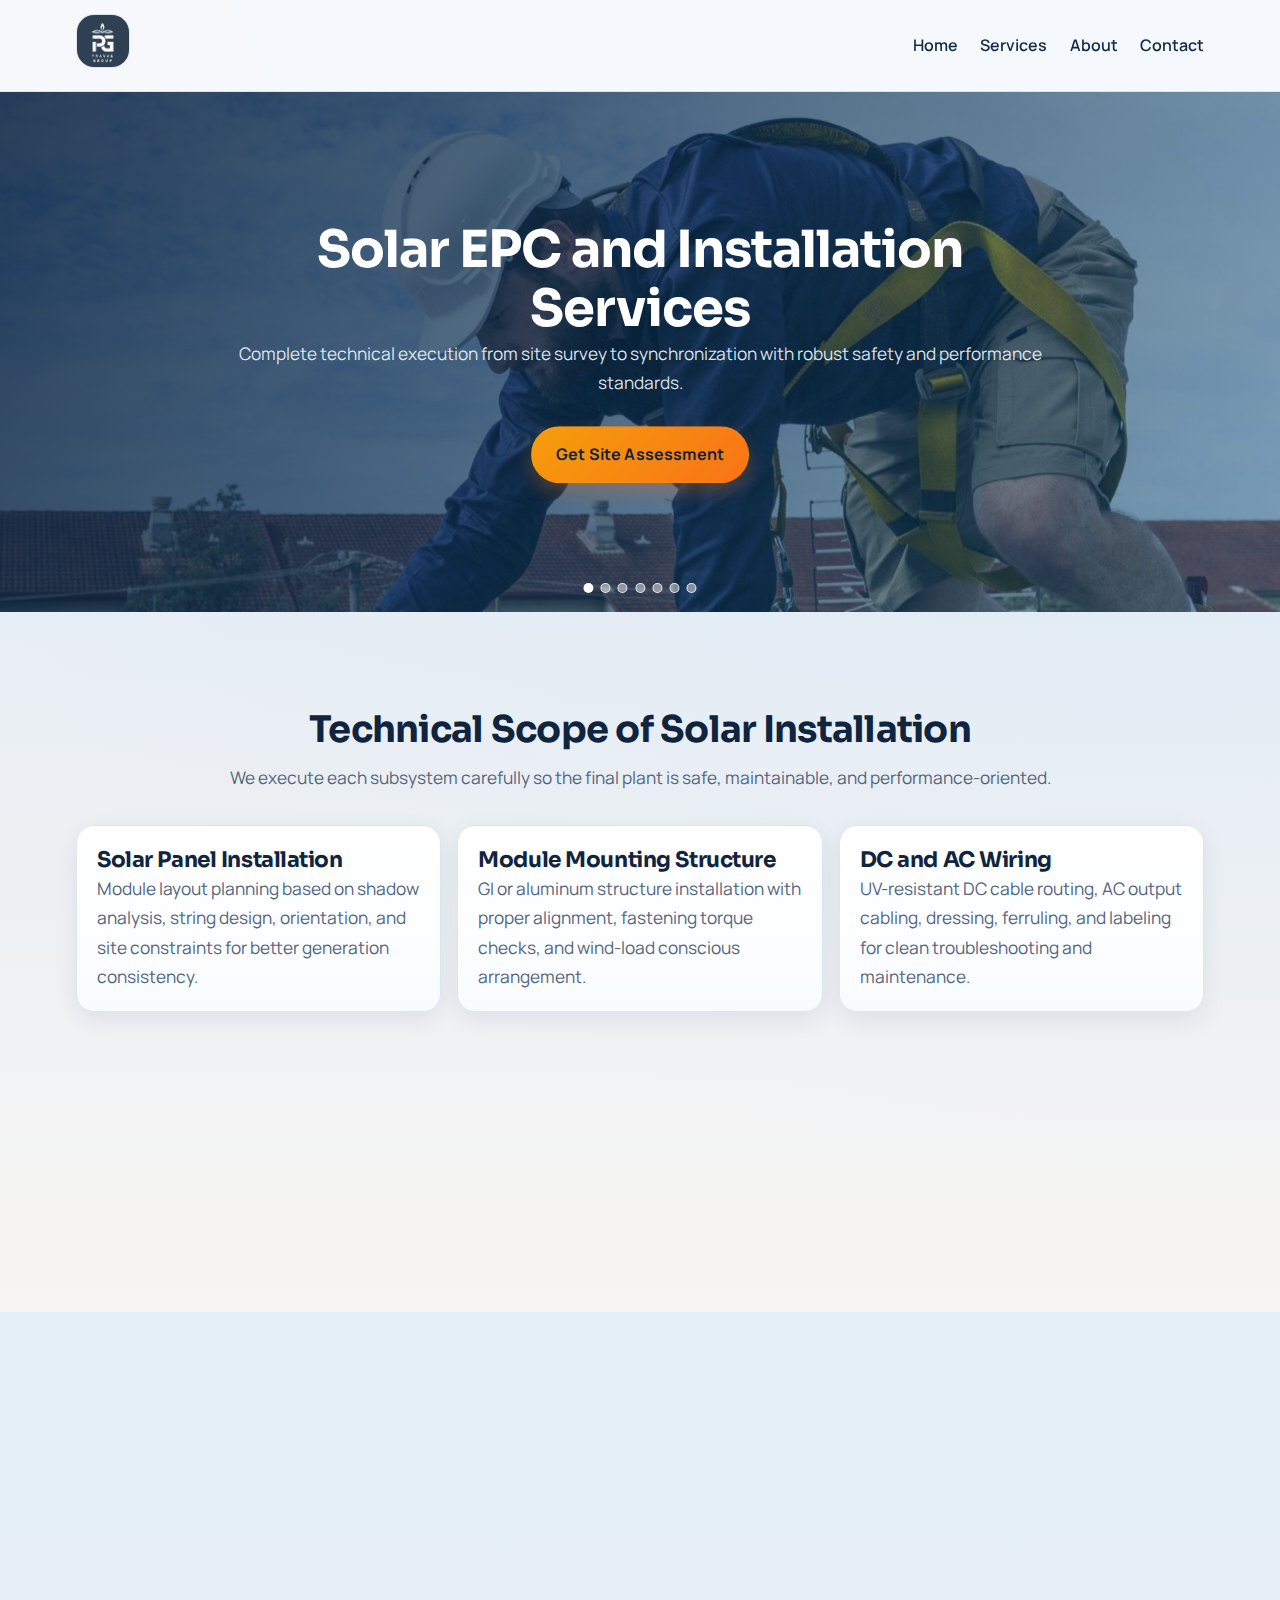
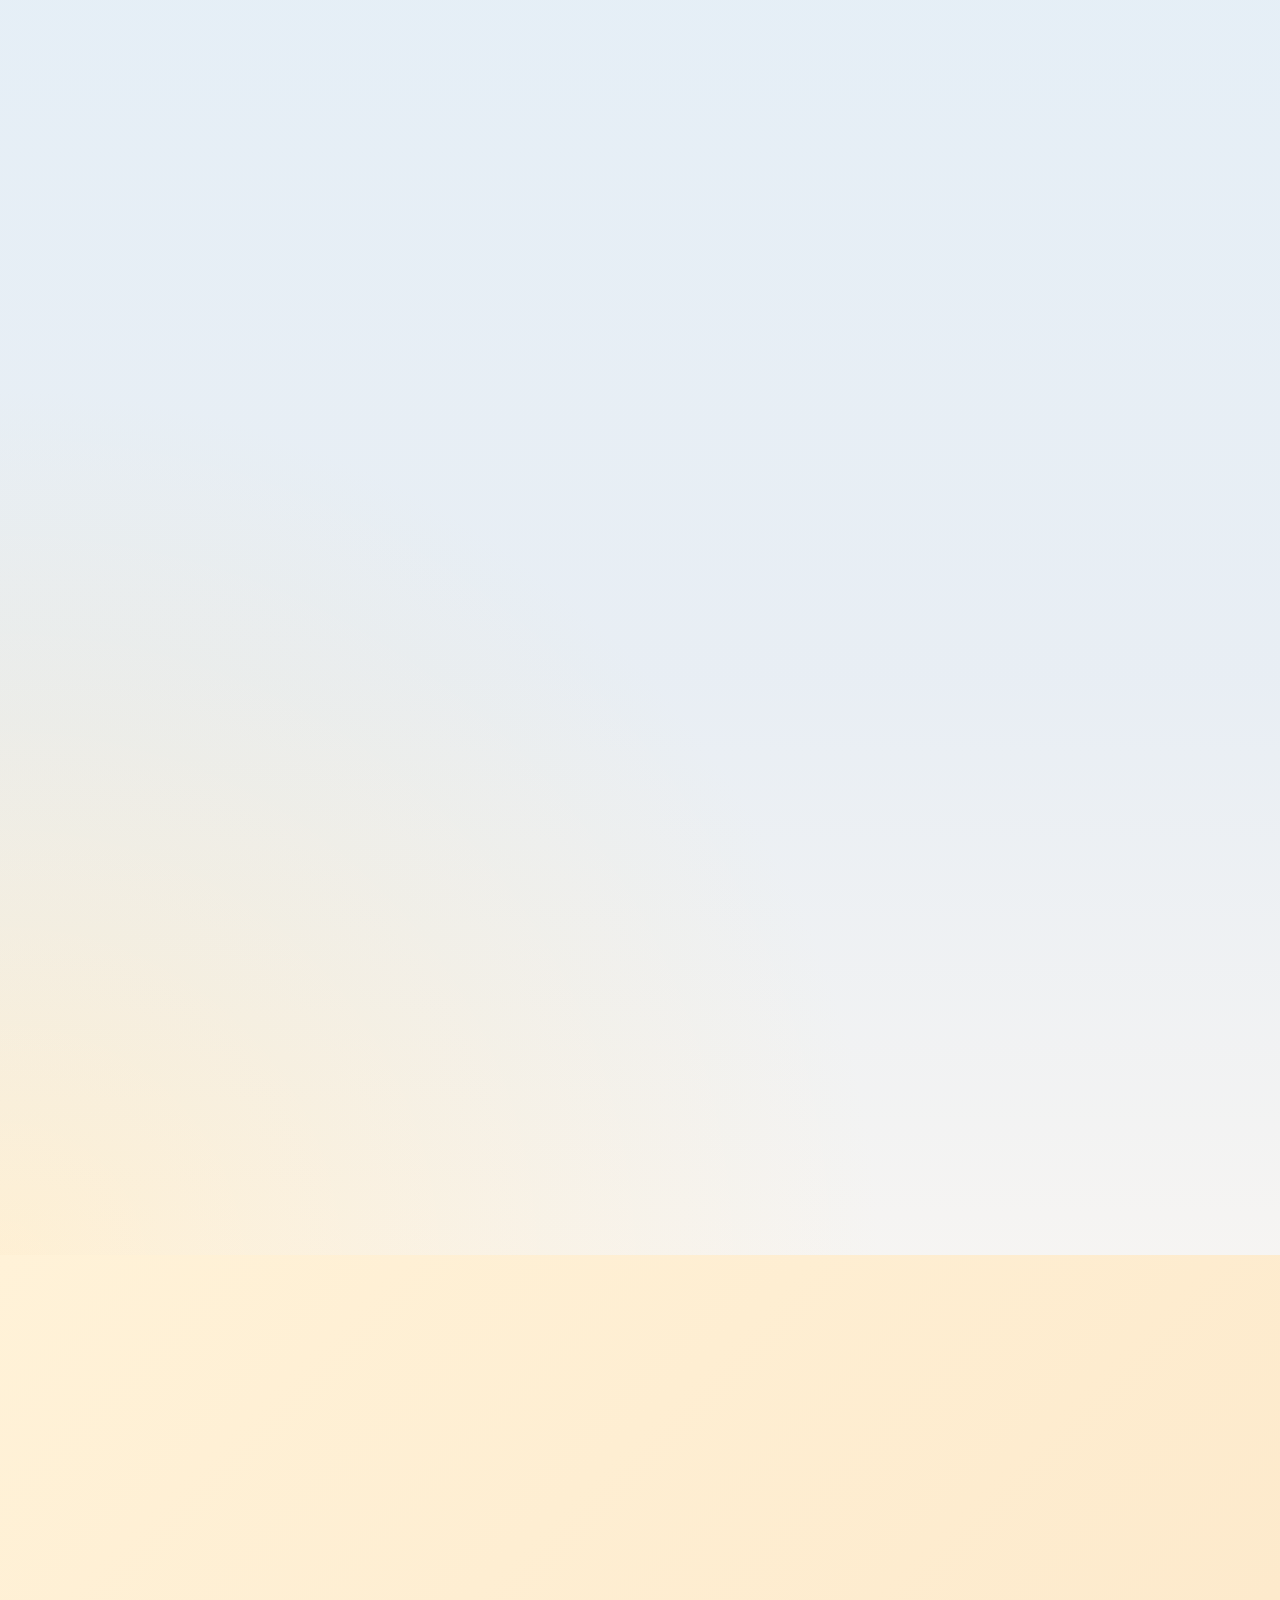
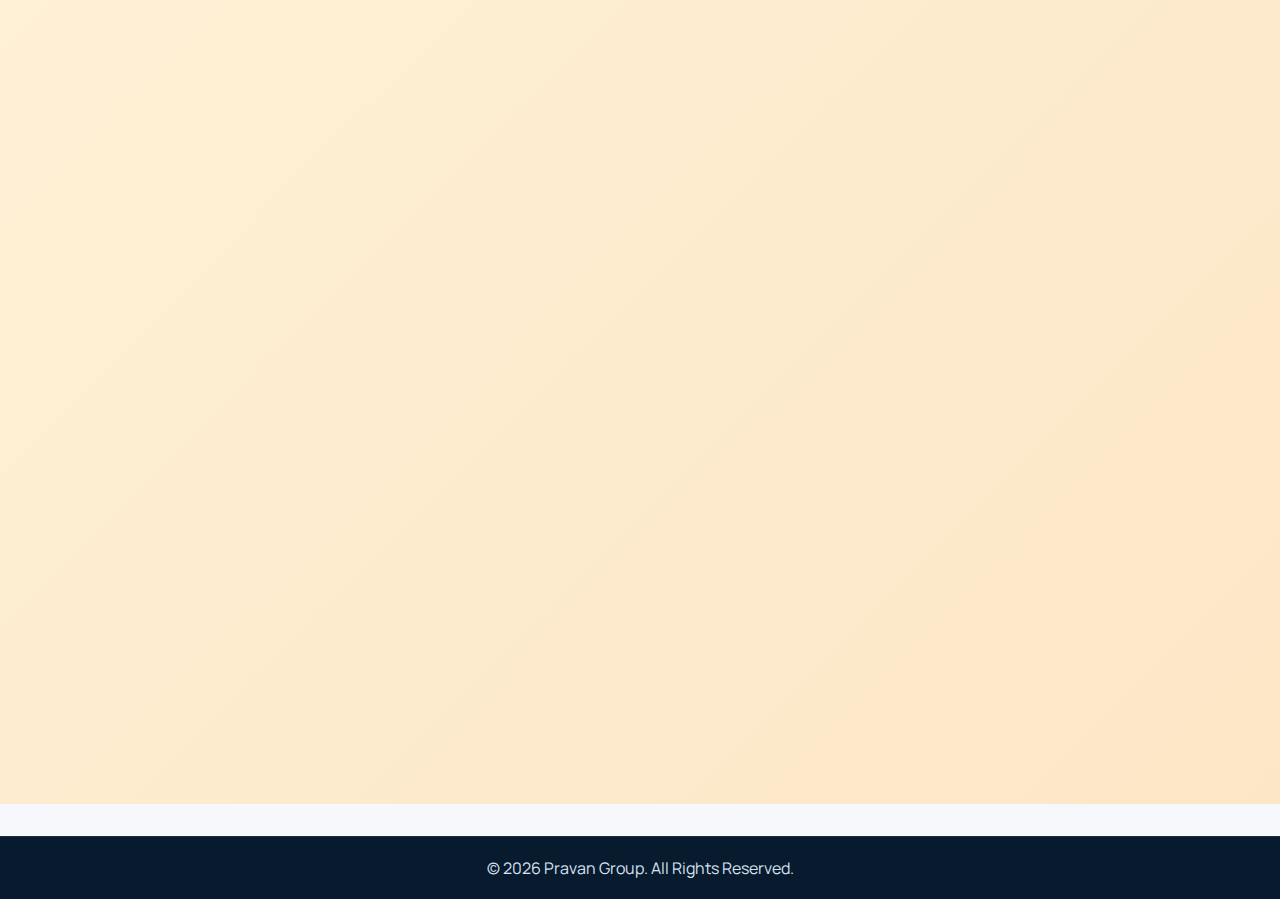
<file: services/solar.html>
﻿<!DOCTYPE html>
<html lang="en">
<head>
  <meta charset="UTF-8">
  <meta name="viewport" content="width=device-width, initial-scale=1.0">
  <title>Solar Installation | Pravan Group</title>
  <meta name="description" content="Detailed solar installation services including module layout, structure, DC/AC wiring, inverter integration, ACDB DCDB, earthing, and lightning protection.">
  <link rel="stylesheet" href="../style.css">
</head>
<body>
  <header>
    <nav class="navigation">
      <div class="logo"><img src="../Logo.png" alt="Pravan Group logo"></div>
      <ul class="menu">
        <li><a href="../index.html">Home</a></li>
        <li class="dropdown">
          <a href="#">Services</a>
          <ul class="dropdown-menu">
            <li><a href="../services/ht-lt.html">HT and LT Installation</a></li>
            <li><a href="../services/industrial-wiring.html">Industrial Wiring</a></li>
            <li><a href="../services/testing.html">Testing and Commissioning</a></li>
            <li><a href="../services/safety.html">Safety and Audit</a></li>
            <li><a href="../services/solar.html">Solar Installation</a></li>
            <li><a href="../services/consultancy.html">Electrical Consultancy</a></li>
          </ul>
        </li>
        <li><a href="../about.html">About</a></li>
        <li><a href="../contact.html">Contact</a></li>
      </ul>
    </nav>
  </header>

  <section class="image-slider">
    <div class="slider-container">
      <div class="slide active"><img src="../images/Solar-01.jpeg" alt="Solar project image 1"></div>
      <div class="slide"><img src="../images/Solar-02.jpeg" alt="Solar project image 2"></div>
      <div class="slide"><img src="../images/Solar-03.jpeg" alt="Solar project image 3"></div>
      <div class="slide"><img src="../images/Solar-04.jpeg" alt="Solar project image 4"></div>
      <div class="slide"><img src="../images/Solar-05.jpeg" alt="Solar project image 5"></div>
      <div class="slide"><img src="../images/Solar-06.jpeg" alt="Solar project image 6"></div>
      <div class="slide"><img src="../images/Solar-07.jpeg" alt="Solar project image 7"></div>

      <div class="slider-text">
        <h1>Solar EPC and Installation Services</h1>
        <p>Complete technical execution from site survey to synchronization with robust safety and performance standards.</p>
        <a href="../contact.html" class="btn">Get Site Assessment</a>
      </div>

      <div class="slider-dots">
        <span class="dot active"></span>
        <span class="dot"></span>
        <span class="dot"></span>
        <span class="dot"></span>
        <span class="dot"></span>
        <span class="dot"></span>
        <span class="dot"></span>
      </div>
    </div>
  </section>

  <section class="section section-gray">
    <div class="container">
      <div class="section-head reveal">
        <h2>Technical Scope of Solar Installation</h2>
        <p>We execute each subsystem carefully so the final plant is safe, maintainable, and performance-oriented.</p>
      </div>

      <div class="cards three-col stagger-grid">
        <article class="card feature-text reveal" style="--i:1">
          <h3>Solar Panel Installation</h3>
          <p>Module layout planning based on shadow analysis, string design, orientation, and site constraints for better generation consistency.</p>
        </article>
        <article class="card feature-text reveal" style="--i:2">
          <h3>Module Mounting Structure</h3>
          <p>GI or aluminum structure installation with proper alignment, fastening torque checks, and wind-load conscious arrangement.</p>
        </article>
        <article class="card feature-text reveal" style="--i:3">
          <h3>DC and AC Wiring</h3>
          <p>UV-resistant DC cable routing, AC output cabling, dressing, ferruling, and labeling for clean troubleshooting and maintenance.</p>
        </article>
        <article class="card feature-text reveal" style="--i:4">
          <h3>Inverter Installation</h3>
          <p>Inverter mounting, DC string termination, AC output integration, communication setup, and startup verification.</p>
        </article>
        <article class="card feature-text reveal" style="--i:5">
          <h3>ACDB and DCDB Integration</h3>
          <p>Protection arrangement using appropriate isolators, SPD, MCB/MCCB selection, and interconnection quality checks.</p>
        </article>
        <article class="card feature-text reveal" style="--i:6">
          <h3>Earthing and LA Installation</h3>
          <p>Dedicated earthing network for modules, structure, inverter, and SPDs along with lightning arrester positioning and bonding.</p>
        </article>
      </div>
    </div>
  </section>

  <section class="section section-blue">
    <div class="container">
      <div class="section-head reveal">
        <h2>Installation Workflow</h2>
        <p>A practical sequence followed for safer and more predictable execution.</p>
      </div>
      <ol class="timeline stagger-grid">
        <li class="reveal" style="--i:1"><strong>1. Survey and Engineering:</strong> Site load profile, usable area, and electrical integration planning.</li>
        <li class="reveal" style="--i:2"><strong>2. Structure and Modules:</strong> Foundation or rooftop mounting work and panel placement.</li>
        <li class="reveal" style="--i:3"><strong>3. Cabling and Protection:</strong> DC/AC routing, ACDB/DCDB installation, and earthing network.</li>
        <li class="reveal" style="--i:4"><strong>4. Inverter and Synchronization:</strong> Inverter commissioning, checks, and performance validation.</li>
      </ol>

      <div class="split-grid">
        <div class="card feature-text reveal">
          <h3>Quality and Safety Checkpoints</h3>
          <ul class="timeline">
            <li><strong>Mechanical quality:</strong> module clamp, structure alignment, anti-corrosion checks</li>
            <li><strong>Electrical quality:</strong> string voltage verification and polarity confirmation</li>
            <li><strong>Protection quality:</strong> SPD, breaker, earthing continuity, and bonding checks</li>
            <li><strong>Commissioning quality:</strong> no-load and load behavior validation</li>
          </ul>
        </div>
        <aside class="info-panel reveal">
          <h3>System Components We Handle</h3>
          <ul>
            <li>Solar PV modules and mounting hardware</li>
            <li>String/central inverter interfaces</li>
            <li>DCDB, ACDB and protection devices</li>
            <li>Earthing pits and lightning protection</li>
          </ul>
        </aside>
      </div>
    </div>
  </section>

  <section class="section section-gray">
    <div class="container">
      <div class="section-head reveal">
        <h2>System Comparison</h2>
        <p>Choose an approximate size according to available area and expected energy generation.</p>
      </div>
      <div class="cards">
        <div class="card featured reveal" style="--i:1">
          <div class="capacity-badge"><h2>1 kW</h2></div>
          <div class="card-content">
            <div class="spec-item"><span class="spec-label">Panels</span><span class="spec-value">2</span></div>
            <div class="spec-item"><span class="spec-label">Area</span><span class="spec-value">50 sq.ft</span></div>
            <div class="spec-item"><span class="spec-label">Daily</span><span class="spec-value">4-5 units</span></div>
            <div class="spec-item featured"><span class="spec-label">Annual</span><span class="spec-value">1,640 units</span></div>
          </div>
        </div>
        <div class="card featured reveal" style="--i:2">
          <div class="capacity-badge"><h2>3 kW</h2></div>
          <div class="card-content">
            <div class="spec-item"><span class="spec-label">Panels</span><span class="spec-value">6</span></div>
            <div class="spec-item"><span class="spec-label">Area</span><span class="spec-value">150 sq.ft</span></div>
            <div class="spec-item"><span class="spec-label">Daily</span><span class="spec-value">13-15 units</span></div>
            <div class="spec-item featured"><span class="spec-label">Annual</span><span class="spec-value">4,925 units</span></div>
          </div>
        </div>
        <div class="card featured reveal" style="--i:3">
          <div class="popular-badge">POPULAR</div>
          <div class="capacity-badge"><h2>5 kW</h2></div>
          <div class="card-content">
            <div class="spec-item"><span class="spec-label">Panels</span><span class="spec-value">10</span></div>
            <div class="spec-item"><span class="spec-label">Area</span><span class="spec-value">250 sq.ft</span></div>
            <div class="spec-item"><span class="spec-label">Daily</span><span class="spec-value">22-25 units</span></div>
            <div class="spec-item featured"><span class="spec-label">Annual</span><span class="spec-value">8,212 units</span></div>
          </div>
        </div>
      </div>
    </div>
  </section>

  <section class="section section-vikram">
    <div class="container">
      <div class="section-head reveal">
        <h2>Solar Subsidy, ROI and EMI Tools</h2>
        <p>Simple estimators for initial financial planning. Actual values depend on tariff, policy, and financing terms.</p>
      </div>
      <div class="cards stagger-grid">
        <div class="calculator card reveal" style="--i:1" id="subsidy">
          <h3>Subsidy Calculator (Residential)</h3>
          <div class="calculator-box">
            <label for="kwInput">System Size (kW)</label>
            <input type="number" id="kwInput" placeholder="Example: 3">
            <button class="btn" onclick="calculateSubsidy()">Calculate Subsidy</button>
            <p id="subsidyResult"></p>
          </div>
        </div>

        <div class="calculator card reveal" style="--i:2" id="roi">
          <h3>ROI and Payback Estimation</h3>
          <div class="calculator-box">
            <label for="costInput">System Cost (INR)</label>
            <input type="number" id="costInput" placeholder="Example: 300000">
            <label for="billInput">Monthly Electricity Bill (INR)</label>
            <input type="number" id="billInput" placeholder="Example: 5000">
            <button class="btn" onclick="calculateROI()">Calculate ROI</button>
            <p id="paybackResult"></p>
            <p id="roiResult"></p>
          </div>
        </div>

        <div class="calculator card reveal" style="--i:3" id="emi">
          <h3>EMI Estimation</h3>
          <div class="calculator-box">
            <label for="loanInput">Loan Amount (INR)</label>
            <input type="number" id="loanInput">
            <label for="rateInput">Interest Rate (%)</label>
            <input type="number" id="rateInput">
            <label for="tenureInput">Tenure (Years)</label>
            <input type="number" id="tenureInput">
            <button class="btn" onclick="calculateEMI()">Calculate EMI</button>
            <p id="emiResult"></p>
          </div>
        </div>
      </div>

      <div class="faq-list stagger-grid">
        <article class="faq-item reveal" style="--i:1"><h3>Do you provide complete installation including BOS?</h3><p>Yes. Scope can include structure, wiring, inverters, ACDB/DCDB, earthing, and lightning arrester integration.</p></article>
        <article class="faq-item reveal" style="--i:2"><h3>Do you support after installation?</h3><p>Yes. Post-installation checks and operational guidance are available based on project scope.</p></article>
      </div>

      <div class="cta-strip reveal">
        <h3>Need a full technical proposal for your solar plant?</h3>
        <a href="../contact.html" class="btn">Request Detailed Proposal</a>
      </div>
    </div>
  </section>

  <footer>&copy; 2026 Pravan Group. All Rights Reserved.</footer>

  <script src="../script.js" defer></script>
  <script>
    function calculateSubsidy() {
      const kw = parseFloat(document.getElementById("kwInput").value) || 0;
      let subsidy = 0;

      if (kw === 1) subsidy = 45000;
      else if (kw === 2) subsidy = 90000;
      else if (kw >= 3) subsidy = 108000;

      document.getElementById("subsidyResult").innerText =
        "Estimated Subsidy: INR " + subsidy.toLocaleString("en-IN");
    }

    function calculateROI() {
      const cost = parseFloat(document.getElementById("costInput").value) || 0;
      const bill = parseFloat(document.getElementById("billInput").value) || 0;
      const yearlySavings = bill * 12;

      if (cost <= 0 || yearlySavings <= 0) {
        document.getElementById("paybackResult").innerText = "Enter valid values to calculate payback.";
        document.getElementById("roiResult").innerText = "";
        return;
      }

      const payback = (cost / yearlySavings).toFixed(1);
      const roi = (((yearlySavings * 25 - cost) / cost) * 100).toFixed(1);

      document.getElementById("paybackResult").innerText =
        "Estimated Payback Period: " + payback + " years";
      document.getElementById("roiResult").innerText =
        "Estimated ROI over 25 years: " + roi + "%";
    }

    function calculateEMI() {
      const principal = parseFloat(document.getElementById("loanInput").value) || 0;
      const monthlyRate = (parseFloat(document.getElementById("rateInput").value) || 0) / 12 / 100;
      const months = (parseFloat(document.getElementById("tenureInput").value) || 0) * 12;

      if (principal <= 0 || monthlyRate <= 0 || months <= 0) {
        document.getElementById("emiResult").innerText = "Enter valid values for loan, rate, and tenure.";
        return;
      }

      const emi = (principal * monthlyRate * Math.pow(1 + monthlyRate, months)) /
        (Math.pow(1 + monthlyRate, months) - 1);

      document.getElementById("emiResult").innerText =
        "Estimated EMI: INR " + Math.round(emi).toLocaleString("en-IN");
    }

    const slides = document.querySelectorAll(".slide");
    const dots = document.querySelectorAll(".dot");
    let current = 0;

    function showSlide(index) {
      slides.forEach((slide) => slide.classList.remove("active"));
      dots.forEach((dot) => dot.classList.remove("active"));
      slides[index].classList.add("active");
      dots[index].classList.add("active");
    }

    function nextSlide() {
      current = (current + 1) % slides.length;
      showSlide(current);
    }

    setInterval(nextSlide, 4000);

    dots.forEach((dot, index) => {
      dot.addEventListener("click", () => {
        current = index;
        showSlide(current);
      });
    });
  </script>
</body>
</html>
</file>
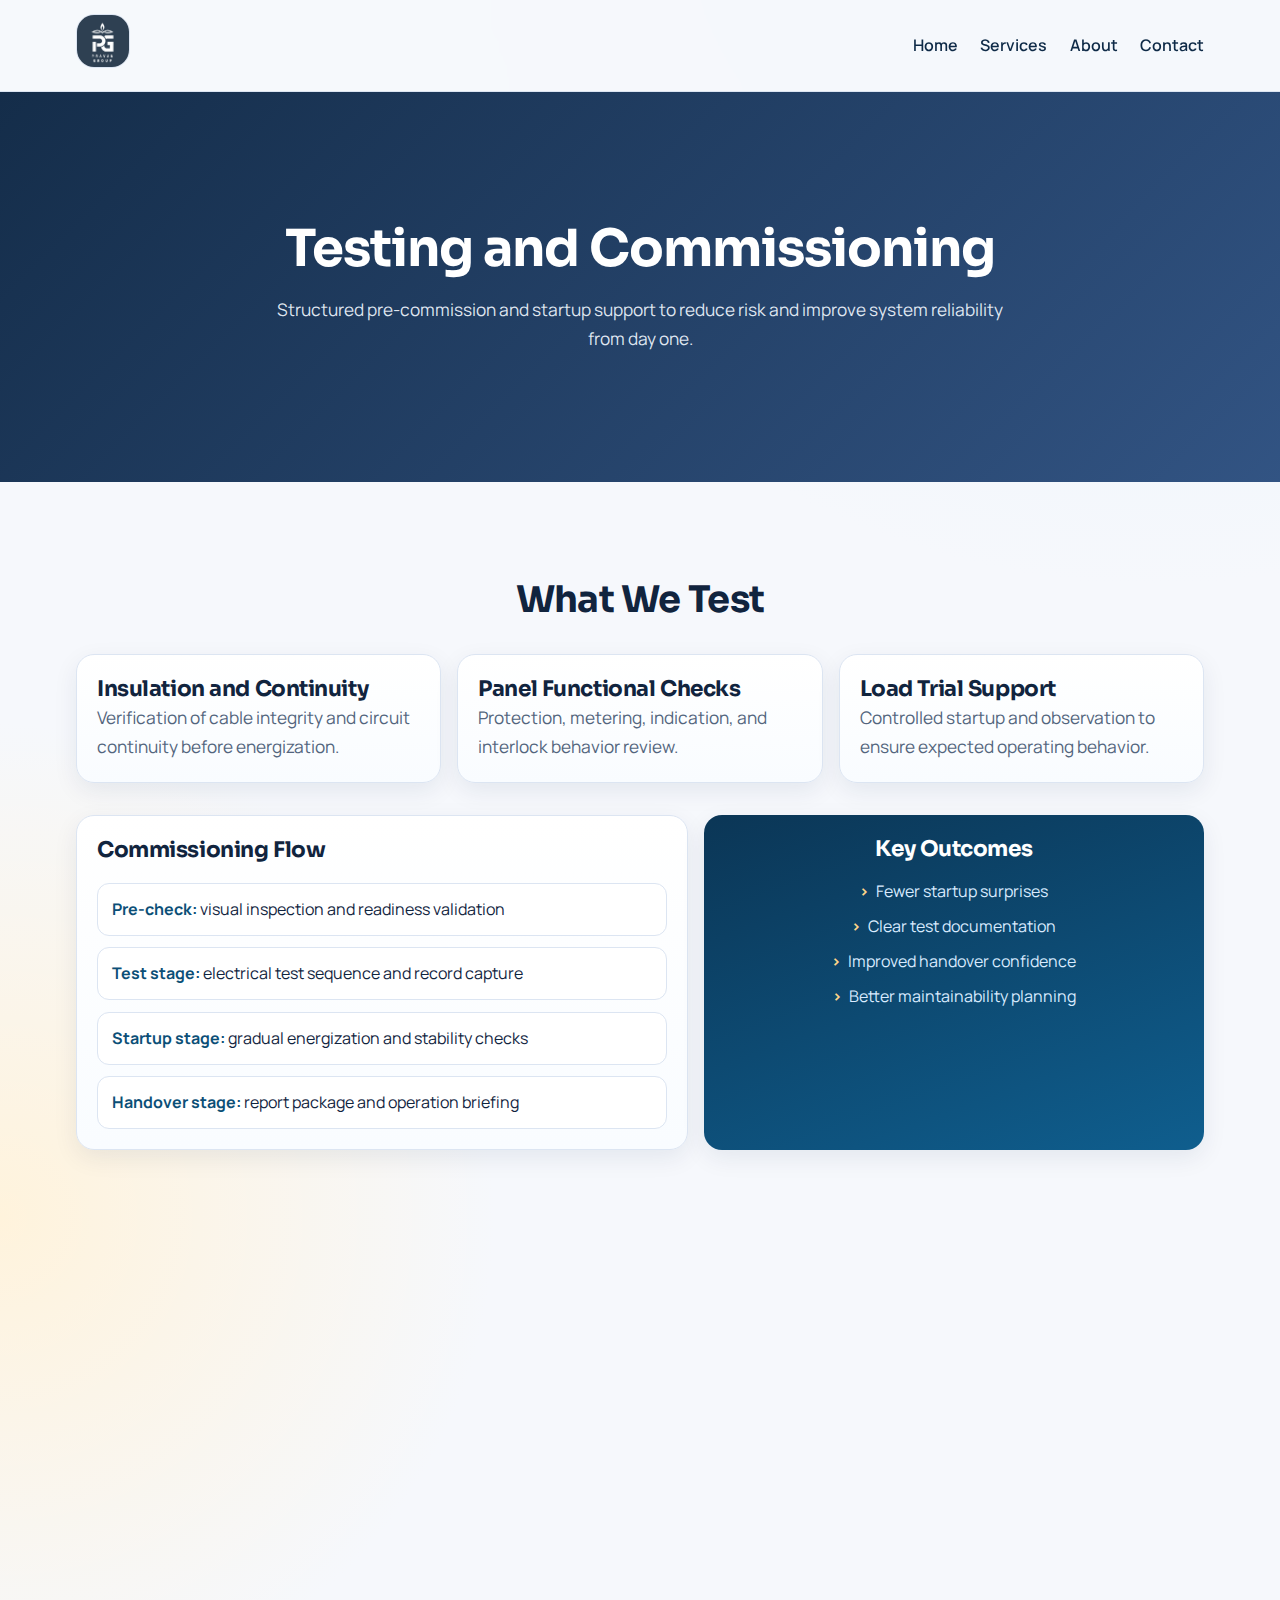
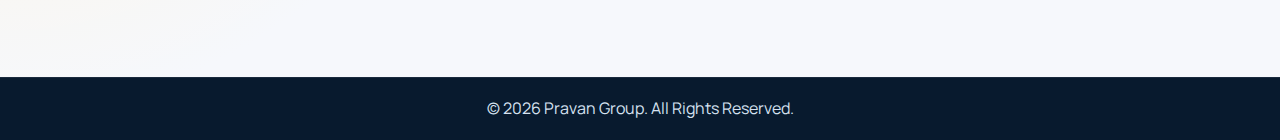
<file: services/testing.html>
﻿<!DOCTYPE html>
<html lang="en">
<head>
  <meta charset="UTF-8">
  <meta name="viewport" content="width=device-width, initial-scale=1.0">
  <title>Testing and Commissioning | Pravan Group</title>
  <meta name="description" content="Electrical testing and commissioning services for reliable startup, documentation, and handover confidence.">
  <link rel="stylesheet" href="../style.css">
</head>
<body>
  <header>
    <nav class="navigation">
      <div class="logo"><img src="../Logo.png" alt="Pravan Group logo"></div>
      <ul class="menu">
        <li><a href="../index.html">Home</a></li>
        <li class="dropdown">
          <a href="#">Services</a>
          <ul class="dropdown-menu">
            <li><a href="../services/ht-lt.html">HT and LT Installation</a></li>
            <li><a href="../services/industrial-wiring.html">Industrial Wiring</a></li>
            <li><a href="../services/testing.html">Testing and Commissioning</a></li>
            <li><a href="../services/safety.html">Safety and Audit</a></li>
            <li><a href="../services/solar.html">Solar Installation</a></li>
            <li><a href="../services/consultancy.html">Electrical Consultancy</a></li>
          </ul>
        </li>
        <li><a href="../about.html">About</a></li>
        <li><a href="../contact.html">Contact</a></li>
      </ul>
    </nav>
  </header>

  <section class="page-hero">
    <div class="container reveal">
      <h1>Testing and Commissioning</h1>
      <p>Structured pre-commission and startup support to reduce risk and improve system reliability from day one.</p>
    </div>
  </section>

  <section class="section">
    <div class="container">
      <div class="section-head reveal">
        <h2>What We Test</h2>
      </div>
      <div class="cards three-col stagger-grid">
        <article class="card feature-text reveal" style="--i:1"><h3>Insulation and Continuity</h3><p>Verification of cable integrity and circuit continuity before energization.</p></article>
        <article class="card feature-text reveal" style="--i:2"><h3>Panel Functional Checks</h3><p>Protection, metering, indication, and interlock behavior review.</p></article>
        <article class="card feature-text reveal" style="--i:3"><h3>Load Trial Support</h3><p>Controlled startup and observation to ensure expected operating behavior.</p></article>
      </div>

      <div class="split-grid">
        <div class="card feature-text reveal">
          <h3>Commissioning Flow</h3>
          <ol class="timeline">
            <li><strong>Pre-check:</strong> visual inspection and readiness validation</li>
            <li><strong>Test stage:</strong> electrical test sequence and record capture</li>
            <li><strong>Startup stage:</strong> gradual energization and stability checks</li>
            <li><strong>Handover stage:</strong> report package and operation briefing</li>
          </ol>
        </div>
        <aside class="info-panel reveal">
          <h3>Key Outcomes</h3>
          <ul>
            <li>Fewer startup surprises</li>
            <li>Clear test documentation</li>
            <li>Improved handover confidence</li>
            <li>Better maintainability planning</li>
          </ul>
        </aside>
      </div>

      <div class="faq-list stagger-grid">
        <article class="faq-item reveal" style="--i:1"><h3>Can testing be done for existing systems?</h3><p>Yes. We can assess existing installations and support corrective actions before recommissioning.</p></article>
        <article class="faq-item reveal" style="--i:2"><h3>Do you share test records?</h3><p>Yes. Test observations and key results are documented for handover and review.</p></article>
      </div>

      <div class="cta-strip reveal">
        <h3>Want a reliable commissioning plan for your electrical system?</h3>
        <a href="../contact.html" class="btn">Schedule Discussion</a>
      </div>
    </div>
  </section>

  <footer>&copy; 2026 Pravan Group. All Rights Reserved.</footer>
  <script src="../script.js" defer></script>
</body>
</html>
</file>
<file: style.css>
@import url("https://fonts.googleapis.com/css2?family=Sora:wght@400;500;600;700&family=Manrope:wght@400;500;600;700&display=swap");

:root {
  --bg: #f6f8fc;
  --surface: #ffffff;
  --surface-alt: #eef3fb;
  --text: #11243e;
  --text-muted: #53657d;
  --primary: #0b4f77;
  --primary-2: #1286c2;
  --accent: #f59e0b;
  --success: #2f946a;
  --border: #dce5f2;
  --shadow-sm: 0 8px 24px rgba(16, 40, 72, 0.08);
  --shadow-lg: 0 18px 44px rgba(16, 40, 72, 0.16);
  --radius-sm: 12px;
  --radius-md: 18px;
  --radius-lg: 28px;
  --container: 1160px;
}

* {
  box-sizing: border-box;
  margin: 0;
  padding: 0;
}

html {
  scroll-behavior: smooth;
}

body {
  background: radial-gradient(circle at 90% -10%, #e4f2ff 0%, transparent 34%),
    radial-gradient(circle at 0% 70%, #fff3dc 0%, transparent 28%), var(--bg);
  color: var(--text);
  font-family: "Manrope", sans-serif;
  line-height: 1.7;
}

h1,
h2,
h3 {
  font-family: "Sora", sans-serif;
  letter-spacing: -0.02em;
}

h1 {
  font-size: clamp(2rem, 4vw, 3.6rem);
  line-height: 1.15;
}

h2 {
  font-size: clamp(1.5rem, 3vw, 2.3rem);
  line-height: 1.2;
}

h3 {
  font-size: clamp(1.1rem, 2vw, 1.35rem);
  line-height: 1.3;
}

p {
  color: var(--text-muted);
  font-size: clamp(0.98rem, 1.5vw, 1.08rem);
}

a {
  color: inherit;
}

.container {
  max-width: var(--container);
  margin: 0 auto;
  padding: 0 1rem;
}

header {
  position: sticky;
  top: 0;
  z-index: 1000;
  backdrop-filter: blur(10px);
  background: rgba(246, 248, 252, 0.88);
  border-bottom: 1px solid var(--border);
}

nav {
  max-width: var(--container);
  margin: 0 auto;
  padding: 0.9rem 1rem;
  display: flex;
  justify-content: space-between;
  align-items: center;
  gap: 1rem;
}

.navigation {
  background: transparent;
}

.logo img {
  height: 54px;
  width: 54px;
  object-fit: cover;
  border-radius: 18px;
  border: 1px solid var(--border);
}

.menu {
  list-style: none;
  display: flex;
  align-items: center;
  gap: 1.4rem;
}

.menu a {
  text-decoration: none;
  font-weight: 600;
  color: #0e2a47;
  transition: color 0.2s ease, opacity 0.2s ease;
}

.menu a:hover {
  color: var(--primary-2);
}

.dropdown {
  position: relative;
  padding-bottom: 0.55rem;
  margin-bottom: -0.55rem;
}

.dropdown-menu {
  position: absolute;
  top: 100%;
  left: 0;
  min-width: 240px;
  list-style: none;
  background: var(--surface);
  border: 1px solid var(--border);
  border-radius: var(--radius-sm);
  box-shadow: var(--shadow-sm);
  padding: 0.5rem;
  display: none;
}

.dropdown-menu li a {
  display: block;
  padding: 0.55rem 0.7rem;
  border-radius: 8px;
}

.dropdown-menu li a:hover {
  background: var(--surface-alt);
}

.dropdown:hover .dropdown-menu {
  display: block;
}

.dropdown:focus-within .dropdown-menu {
  display: block;
}

.hero-home,
.page-hero {
  color: #fff;
  text-align: center;
  padding: clamp(4.4rem, 10vw, 8rem) 1rem;
  position: relative;
  overflow: hidden;
}

.hero-home {
  background: linear-gradient(135deg, rgba(8, 34, 64, 0.95), rgba(20, 105, 162, 0.9)),
    url("images/slide1.jpg") center/cover no-repeat;
}

.page-hero {
  background: linear-gradient(135deg, rgba(8, 34, 64, 0.95), rgba(29, 66, 118, 0.9));
}

.hero-home .container,
.page-hero .container {
  position: relative;
  z-index: 2;
}

.hero-home p,
.page-hero p {
  color: rgba(241, 248, 255, 0.92);
  max-width: 740px;
  margin: 1rem auto 0;
}

.hero-home .hero-kpis {
  margin-top: 2rem;
  display: grid;
  grid-template-columns: repeat(3, minmax(120px, 1fr));
  gap: 0.8rem;
  max-width: 660px;
  margin-left: auto;
  margin-right: auto;
}

.kpi {
  border: 1px solid rgba(255, 255, 255, 0.28);
  border-radius: 14px;
  background: rgba(255, 255, 255, 0.08);
  padding: 0.7rem;
}

.kpi strong {
  display: block;
  font-size: 1.1rem;
}

.btn {
  display: inline-block;
  margin-top: 1.8rem;
  padding: 0.85rem 1.5rem;
  text-decoration: none;
  border-radius: 999px;
  border: 1px solid transparent;
  font-weight: 700;
  letter-spacing: 0.01em;
  transition: transform 0.2s ease, box-shadow 0.2s ease, background 0.2s ease;
}

.btn,
button.btn {
  background: linear-gradient(135deg, var(--accent), #f97316);
  color: #10223c;
  box-shadow: 0 8px 18px rgba(249, 115, 22, 0.3);
}

.btn:hover,
button.btn:hover {
  transform: translateY(-2px);
  box-shadow: 0 12px 26px rgba(249, 115, 22, 0.35);
}

.section {
  padding: clamp(3.2rem, 8vw, 6rem) 1rem;
  text-align: center;
}

.section-intro,
.about-intro,
.section-subtitle {
  max-width: 820px;
  margin: 0.85rem auto 0;
}

.cards {
  display: grid;
  grid-template-columns: repeat(auto-fit, minmax(240px, 1fr));
  gap: 1rem;
  margin-top: 2rem;
}

.cards.three-col {
  grid-template-columns: repeat(3, minmax(0, 1fr));
}

.cards.two-col {
  grid-template-columns: repeat(2, minmax(0, 1fr));
}

.card {
  background: var(--surface);
  border-radius: var(--radius-md);
  border: 1px solid var(--border);
  padding: 1.25rem;
  box-shadow: var(--shadow-sm);
  transition: transform 0.2s ease, box-shadow 0.2s ease;
}

.card:hover {
  transform: translateY(-4px);
  box-shadow: var(--shadow-lg);
}

.card.feature-text {
  text-align: left;
  background: linear-gradient(180deg, #ffffff, #f9fcff);
}

.card.services {
  text-align: left;
  text-decoration: none;
  background: linear-gradient(180deg, #ffffff 0%, #f4f8ff 100%);
  position: relative;
  isolation: isolate;
}

.card.services::after {
  content: "View details";
  display: inline-block;
  margin-top: 1rem;
  font-weight: 700;
  color: var(--primary);
}

#about {
  background: linear-gradient(180deg, transparent, rgba(18, 134, 194, 0.06));
}

#services {
  background: linear-gradient(180deg, rgba(245, 158, 11, 0.08), transparent);
}

.contact-box {
  background: var(--surface);
  border: 1px solid var(--border);
  border-radius: var(--radius-md);
  box-shadow: var(--shadow-sm);
  padding: 1.4rem;
  display: inline-flex;
  flex-direction: column;
  gap: 0.35rem;
  min-width: min(100%, 500px);
}

.contact-box p {
  color: var(--text);
}

footer {
  margin-top: 2rem;
  padding: 1.1rem;
  text-align: center;
  color: #d6e2f1;
  background: #081a2e;
  border-top: 1px solid rgba(255, 255, 255, 0.08);
}

.text-center {
  text-align: center;
}

.table-wrapper {
  overflow-x: auto;
}

table {
  width: 100%;
  border-collapse: collapse;
  margin-top: 1.2rem;
  background: var(--surface);
  border-radius: var(--radius-sm);
  overflow: hidden;
}

table th,
table td {
  border: 1px solid var(--border);
  padding: 0.75rem;
  text-align: center;
}

table th {
  background: #0b3656;
  color: #fff;
}

.bg-light,
.section-gray {
  background: linear-gradient(180deg, rgba(11, 79, 119, 0.06), rgba(245, 158, 11, 0.04));
}

.section-blue {
  background: linear-gradient(180deg, rgba(18, 134, 194, 0.08), rgba(11, 79, 119, 0.06));
}

.section-vikram {
  background: linear-gradient(135deg, #fff2d8, #fce6c6);
}

.section-energy {
  background: linear-gradient(180deg, rgba(47, 148, 106, 0.08), transparent);
}

.image-slider {
  position: relative;
  width: 100%;
  overflow: hidden;
}

.slider-container {
  position: relative;
  min-height: 520px;
}

.slide {
  position: absolute;
  inset: 0;
  opacity: 0;
  transition: opacity 0.9s ease-in-out;
}

.slide.active {
  opacity: 1;
}

.slide img {
  width: 100%;
  height: 100%;
  object-fit: cover;
}

.slider-container::before {
  content: "";
  position: absolute;
  inset: 0;
  z-index: 1;
  background: linear-gradient(120deg, rgba(8, 34, 64, 0.86), rgba(11, 79, 119, 0.48));
}

.slider-text {
  position: absolute;
  z-index: 2;
  top: 50%;
  left: 50%;
  transform: translate(-50%, -50%);
  text-align: center;
  color: #fff;
  width: min(90%, 860px);
}

.slider-text p {
  color: rgba(238, 246, 255, 0.92);
}

.slider-dots {
  position: absolute;
  bottom: 1.2rem;
  left: 50%;
  transform: translateX(-50%);
  display: flex;
  gap: 0.45rem;
  z-index: 3;
}

.dot {
  width: 10px;
  height: 10px;
  border-radius: 50%;
  border: 1px solid rgba(255, 255, 255, 0.8);
  background: rgba(255, 255, 255, 0.45);
  cursor: pointer;
}

.dot.active {
  background: #fff;
}

.capacity-badge h2 {
  margin: 0;
  font-size: 1.75rem;
}

.card-content {
  margin-top: 0.8rem;
  display: flex;
  flex-direction: column;
  gap: 0.65rem;
}

.spec-item {
  display: flex;
  justify-content: space-between;
  align-items: center;
  gap: 1rem;
  border-bottom: 1px solid var(--border);
  padding-bottom: 0.45rem;
}

.spec-item:last-child {
  border-bottom: 0;
  padding-bottom: 0;
}

.spec-label {
  color: var(--text-muted);
  font-weight: 600;
  font-size: 0.85rem;
  text-transform: uppercase;
  letter-spacing: 0.06em;
}

.spec-value {
  color: var(--text);
  font-weight: 700;
}

.spec-item.featured {
  border: 0;
  border-radius: var(--radius-sm);
  padding: 0.55rem 0.75rem;
  background: linear-gradient(135deg, #0b4f77, #1173a8);
}

.spec-item.featured .spec-label,
.spec-item.featured .spec-value {
  color: #fff;
}

.popular-badge {
  position: absolute;
  top: 1rem;
  right: 1rem;
  background: #fef3c7;
  color: #7a4f00;
  border-radius: 999px;
  font-size: 0.72rem;
  font-weight: 700;
  letter-spacing: 0.08em;
  padding: 0.28rem 0.65rem;
  border: 1px solid #f0cc7d;
}

.calculator.card {
  background: var(--surface);
}

.calculator-box {
  max-width: 560px;
  margin: 0 auto;
  display: flex;
  flex-direction: column;
  gap: 0.6rem;
  text-align: left;
}

.calculator-box label {
  font-weight: 600;
  color: #143454;
}

.calculator-box input {
  border: 1px solid var(--border);
  border-radius: 10px;
  padding: 0.65rem 0.8rem;
  font: inherit;
}

.calculator-box p {
  color: var(--text);
  font-weight: 600;
}

.page-hero.htlt {
  background: linear-gradient(135deg, rgba(13, 56, 92, 0.94), rgba(26, 126, 180, 0.86));
}

.section.htlt {
  background: linear-gradient(180deg, rgba(18, 134, 194, 0.08), transparent);
}

.page-hero.consultancy {
  background: linear-gradient(135deg, rgba(28, 49, 87, 0.94), rgba(19, 85, 142, 0.86));
}

.section.consultancy {
  background: linear-gradient(180deg, rgba(11, 79, 119, 0.08), transparent);
}

@media (max-width: 992px) {
  .cards.three-col,
  .cards.two-col {
    grid-template-columns: repeat(2, minmax(0, 1fr));
  }
}

@media (max-width: 768px) {
  nav {
    flex-direction: column;
    align-items: stretch;
    padding: 0.7rem 1rem;
  }

  .logo {
    display: flex;
    justify-content: center;
  }

  .menu {
    gap: 1rem;
    overflow-x: auto;
    justify-content: flex-start;
    scrollbar-width: none;
  }

  .menu::-webkit-scrollbar {
    display: none;
  }

  .dropdown-menu {
    position: static;
    margin-top: 0.4rem;
  }

  .hero-home .hero-kpis {
    grid-template-columns: repeat(3, minmax(90px, 1fr));
  }

  .cards,
  .cards.three-col,
  .cards.two-col {
    grid-template-columns: 1fr;
  }

  .btn {
    width: 100%;
    text-align: center;
  }

  .slider-container {
    min-height: 360px;
  }
}

/* Extra section patterns */
.section-head {
  max-width: 860px;
  margin: 0 auto 1.2rem;
}

.section-head p {
  margin-top: 0.7rem;
}

.pill-row {
  margin-top: 1.2rem;
  display: flex;
  gap: 0.6rem;
  flex-wrap: wrap;
  justify-content: center;
}

.pill {
  background: #e9f4ff;
  border: 1px solid #c9e3fb;
  color: #0b4f77;
  border-radius: 999px;
  font-weight: 700;
  font-size: 0.86rem;
  padding: 0.35rem 0.8rem;
}

.split-grid {
  margin-top: 2rem;
  display: grid;
  gap: 1rem;
  grid-template-columns: 1.1fr 0.9fr;
  align-items: stretch;
}

.info-panel {
  background: linear-gradient(160deg, #0b3656, #0f5e8e);
  color: #fff;
  border-radius: var(--radius-md);
  padding: 1.3rem;
  box-shadow: var(--shadow-sm);
}

.info-panel h3 {
  margin-bottom: 0.5rem;
}

.info-panel p,
.info-panel li {
  color: #d9ebff;
}

.info-panel ul {
  margin-top: 0.9rem;
  list-style: none;
  display: grid;
  gap: 0.5rem;
}

.info-panel li::before {
  content: ">";
  margin-right: 0.45rem;
  color: #ffd68a;
  font-weight: 700;
}

.timeline {
  list-style: none;
  margin-top: 1.2rem;
  display: grid;
  gap: 0.7rem;
}

.timeline li {
  background: var(--surface);
  border: 1px solid var(--border);
  border-radius: var(--radius-sm);
  padding: 0.75rem 0.9rem;
  text-align: left;
}

.timeline strong {
  color: var(--primary);
}

.cta-strip {
  margin-top: 2rem;
  background: linear-gradient(135deg, #0a3250, #116594);
  color: #fff;
  border-radius: var(--radius-lg);
  padding: 1.5rem;
  text-align: center;
}

.cta-strip p {
  color: #def0ff;
  margin-top: 0.5rem;
}

.cta-strip .btn {
  margin-top: 1rem;
}

.metrics {
  margin-top: 1.2rem;
  display: grid;
  gap: 0.8rem;
  grid-template-columns: repeat(auto-fit, minmax(160px, 1fr));
}

.metric {
  background: var(--surface);
  border: 1px solid var(--border);
  border-radius: var(--radius-sm);
  padding: 0.8rem;
}

.metric strong {
  display: block;
  color: var(--primary);
  font-family: "Sora", sans-serif;
  font-size: 1.25rem;
}

.faq-list {
  margin-top: 1.2rem;
  display: grid;
  gap: 0.8rem;
}

.faq-item {
  text-align: left;
  background: #fff;
  border: 1px solid var(--border);
  border-radius: var(--radius-sm);
  padding: 0.9rem;
}

.faq-item h3 {
  margin-bottom: 0.3rem;
}

.reveal {
  opacity: 0;
  transform: translateY(24px);
  transition: opacity 0.7s ease, transform 0.7s ease;
}

.reveal.in-view {
  opacity: 1;
  transform: translateY(0);
}

.stagger-grid .card,
.stagger-grid .faq-item,
.stagger-grid .metric {
  transition-delay: calc(var(--i, 0) * 70ms);
}

@media (max-width: 900px) {
  .split-grid {
    grid-template-columns: 1fr;
  }
}
</file>
